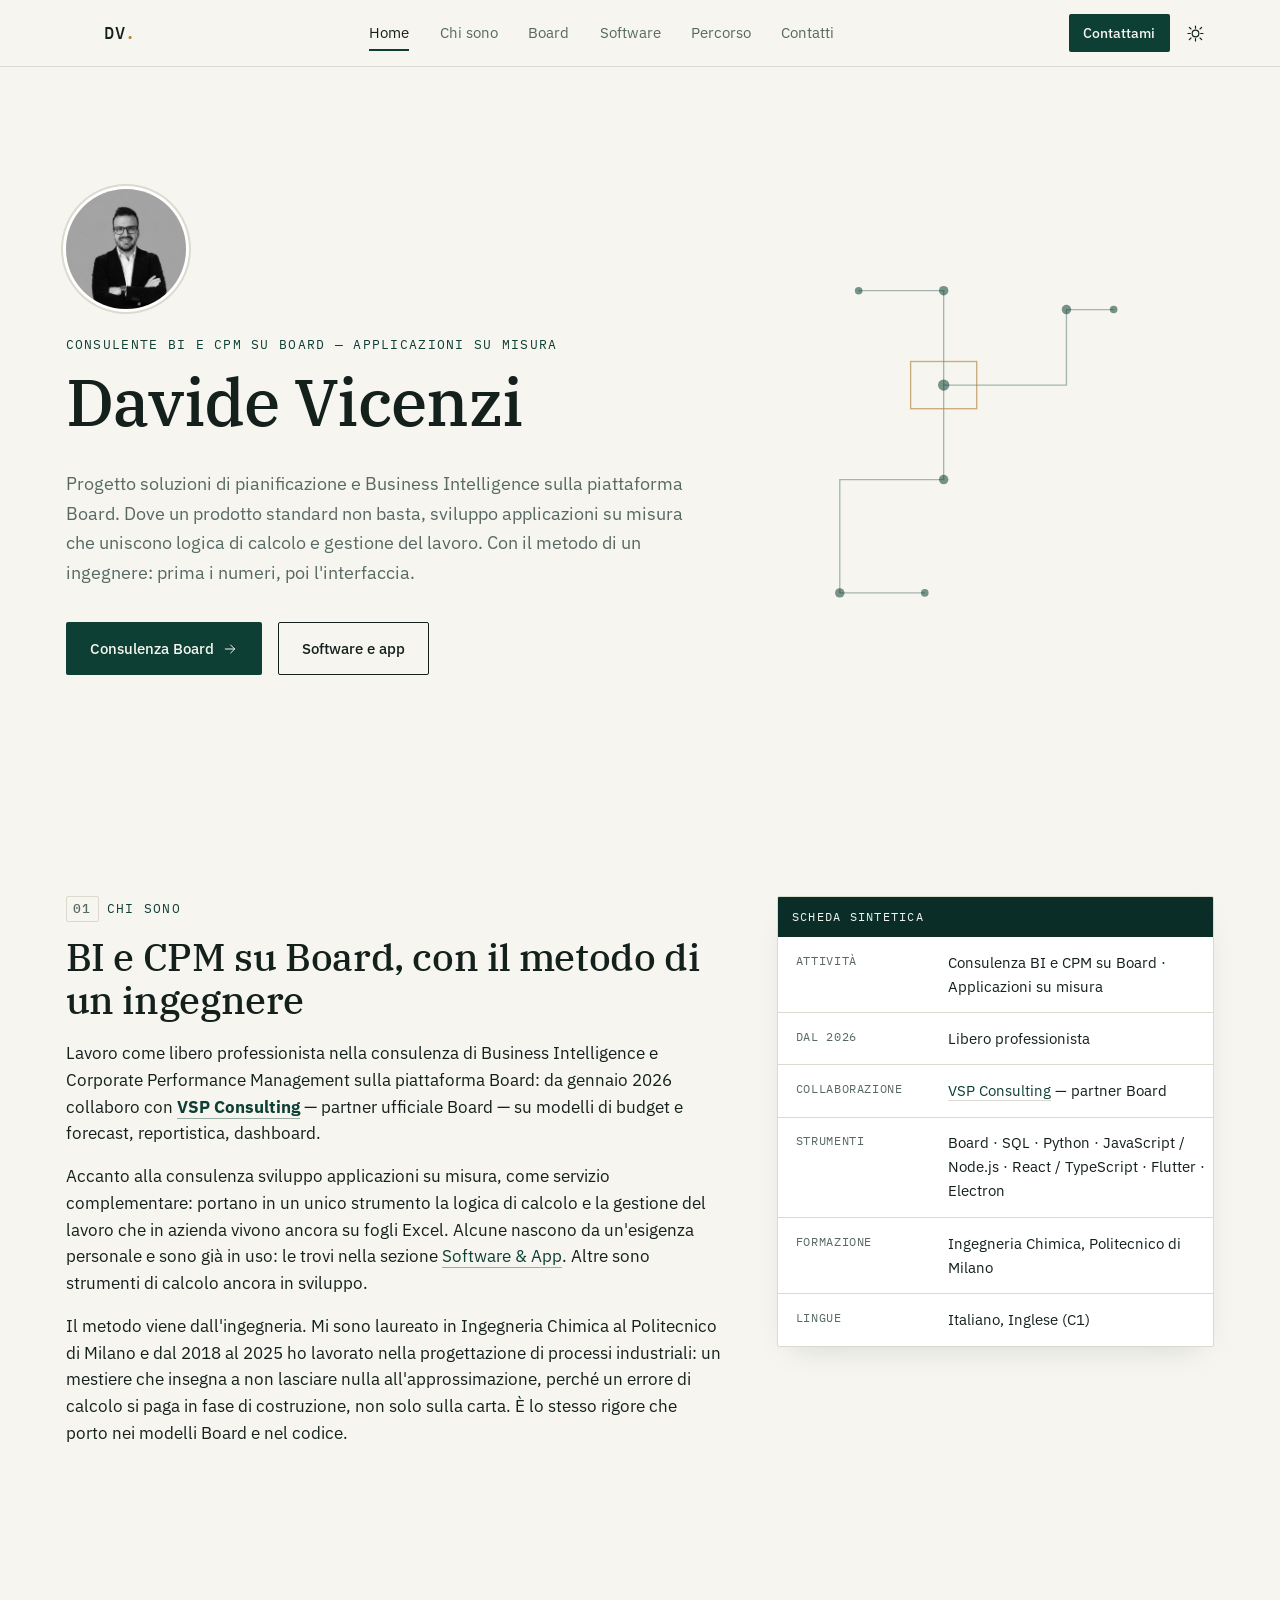
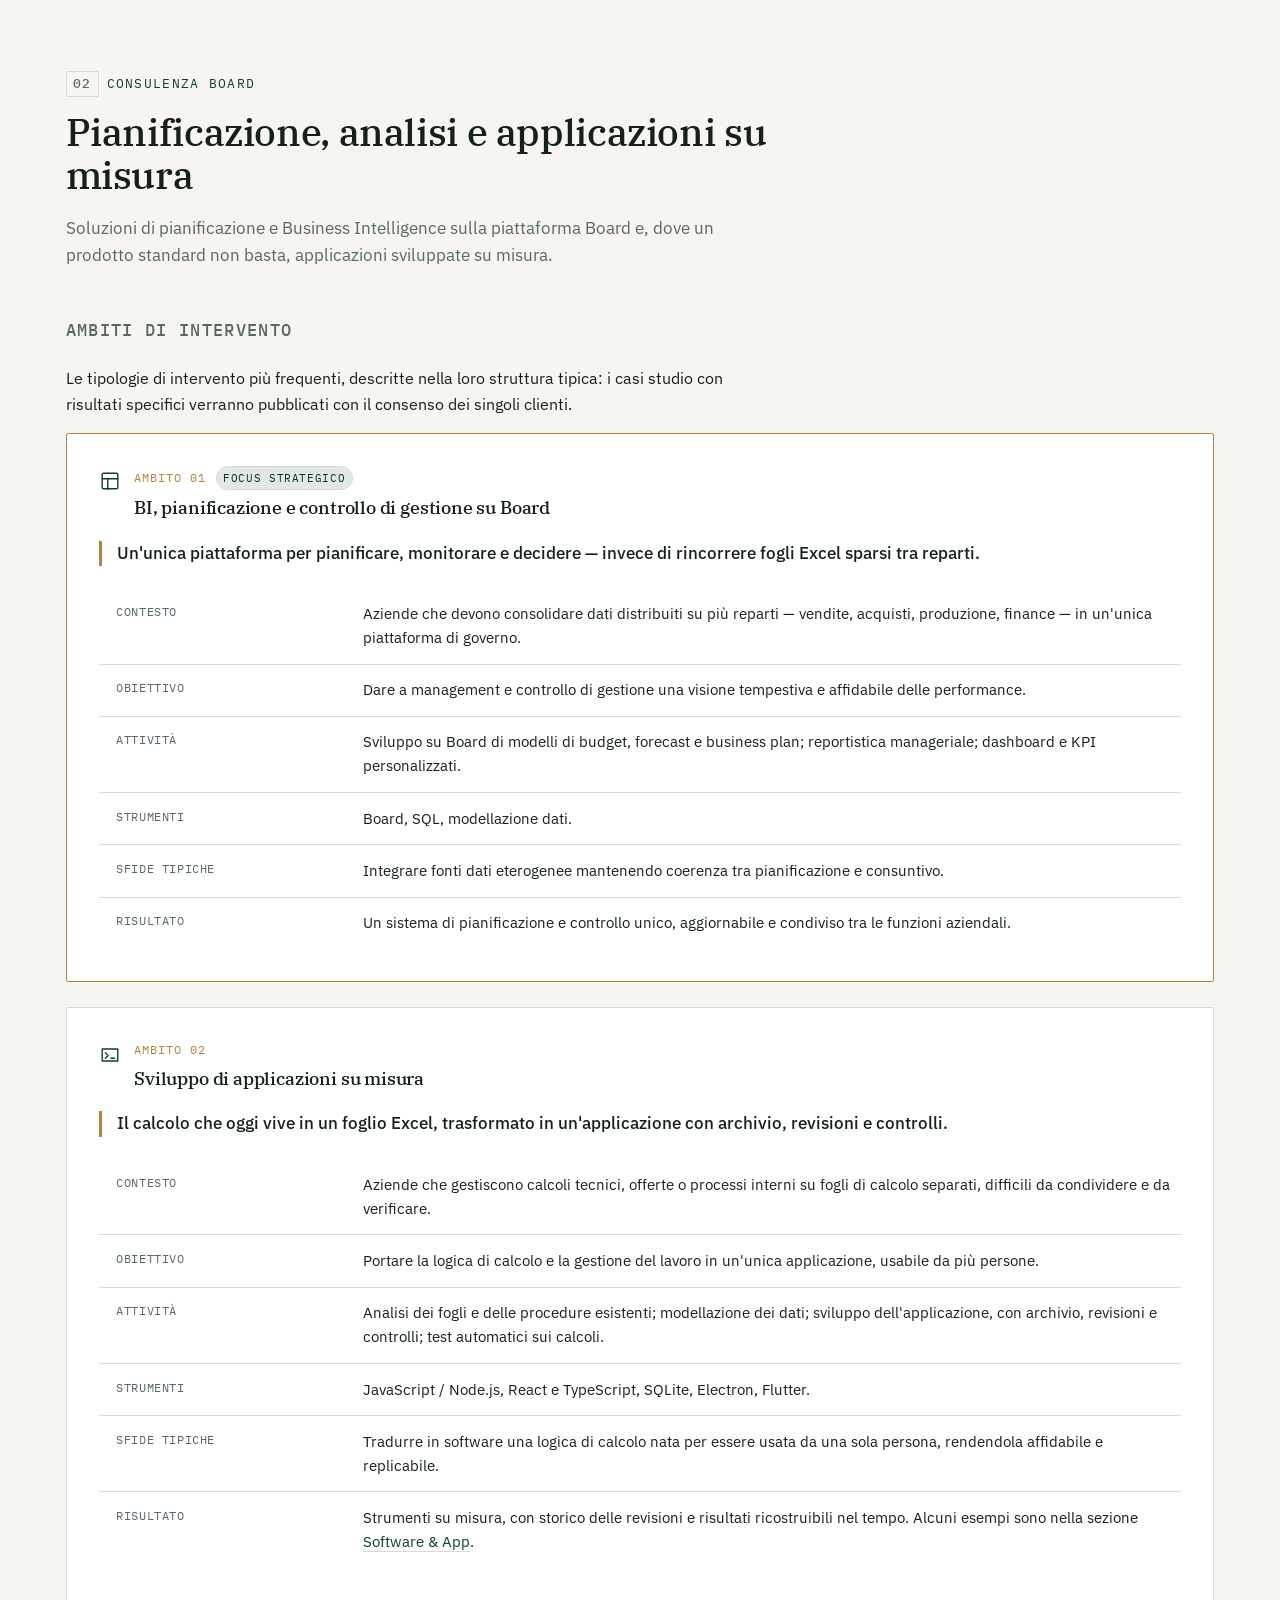
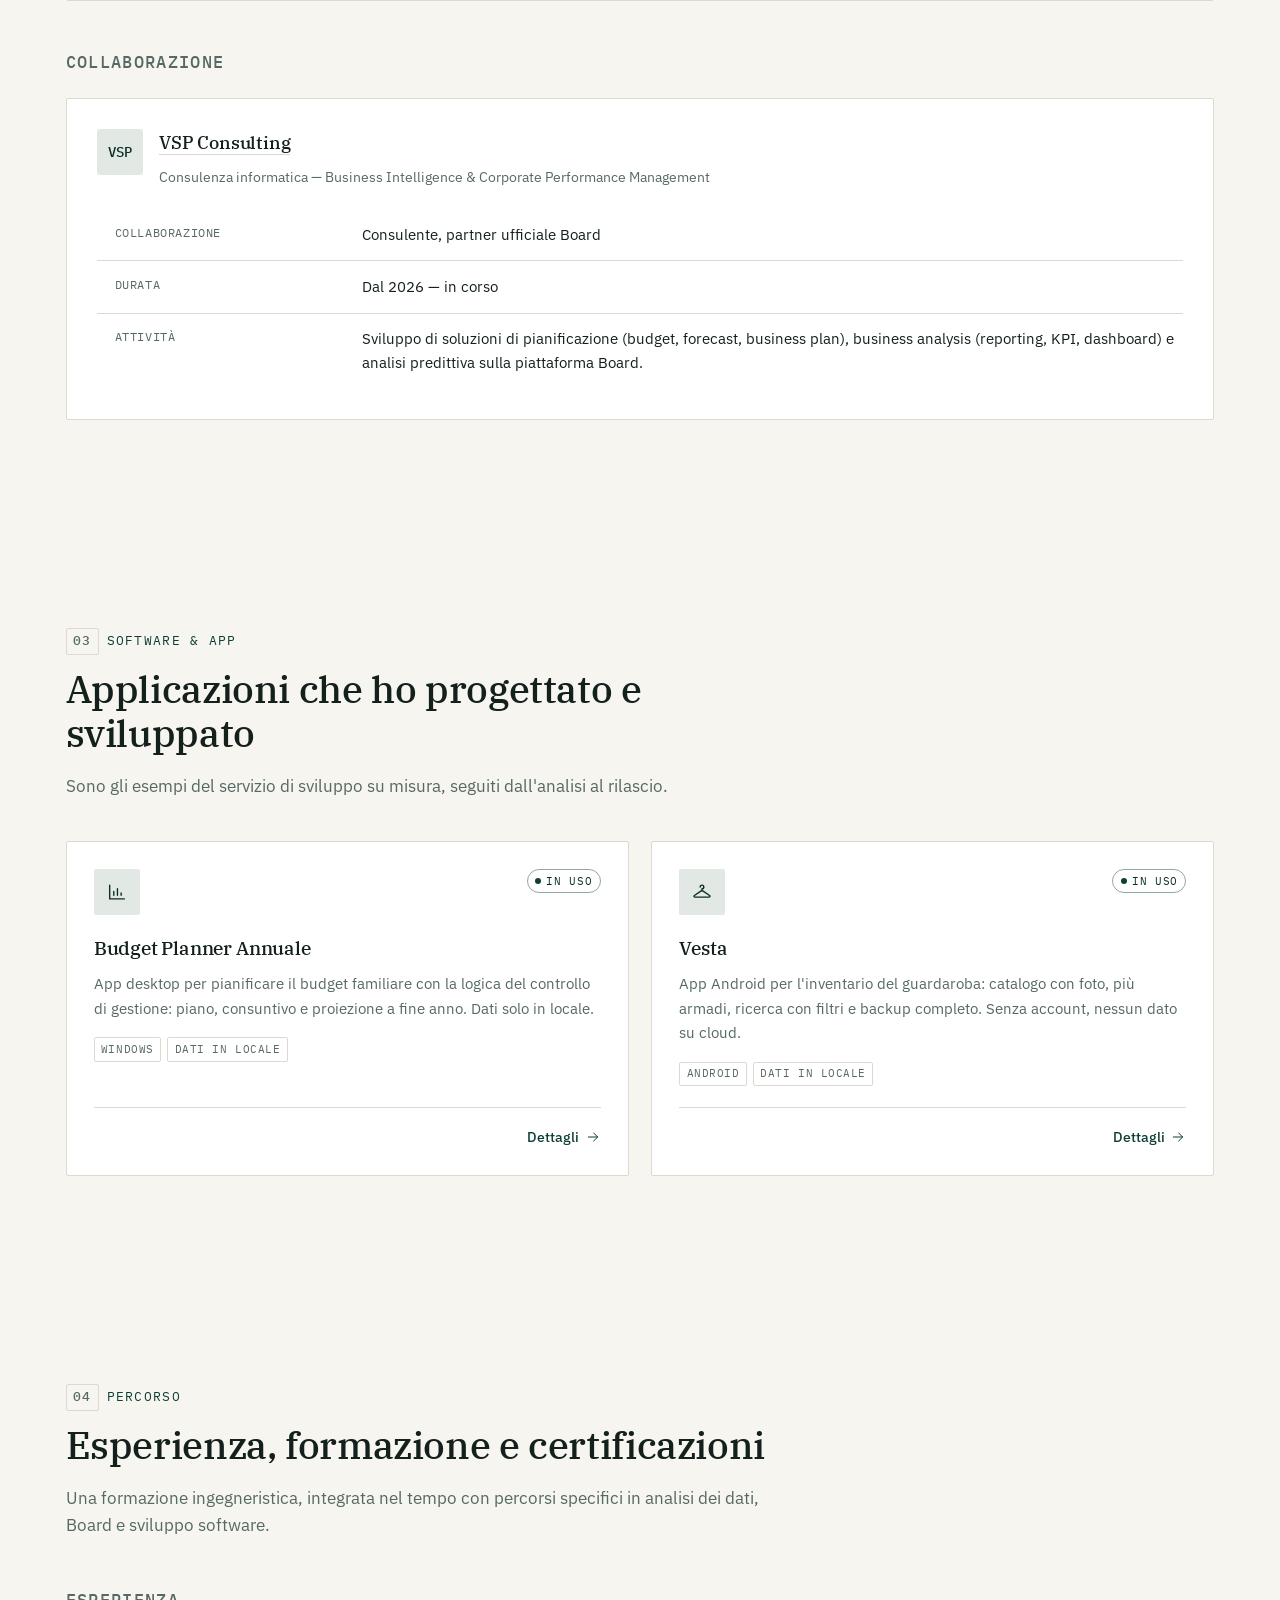
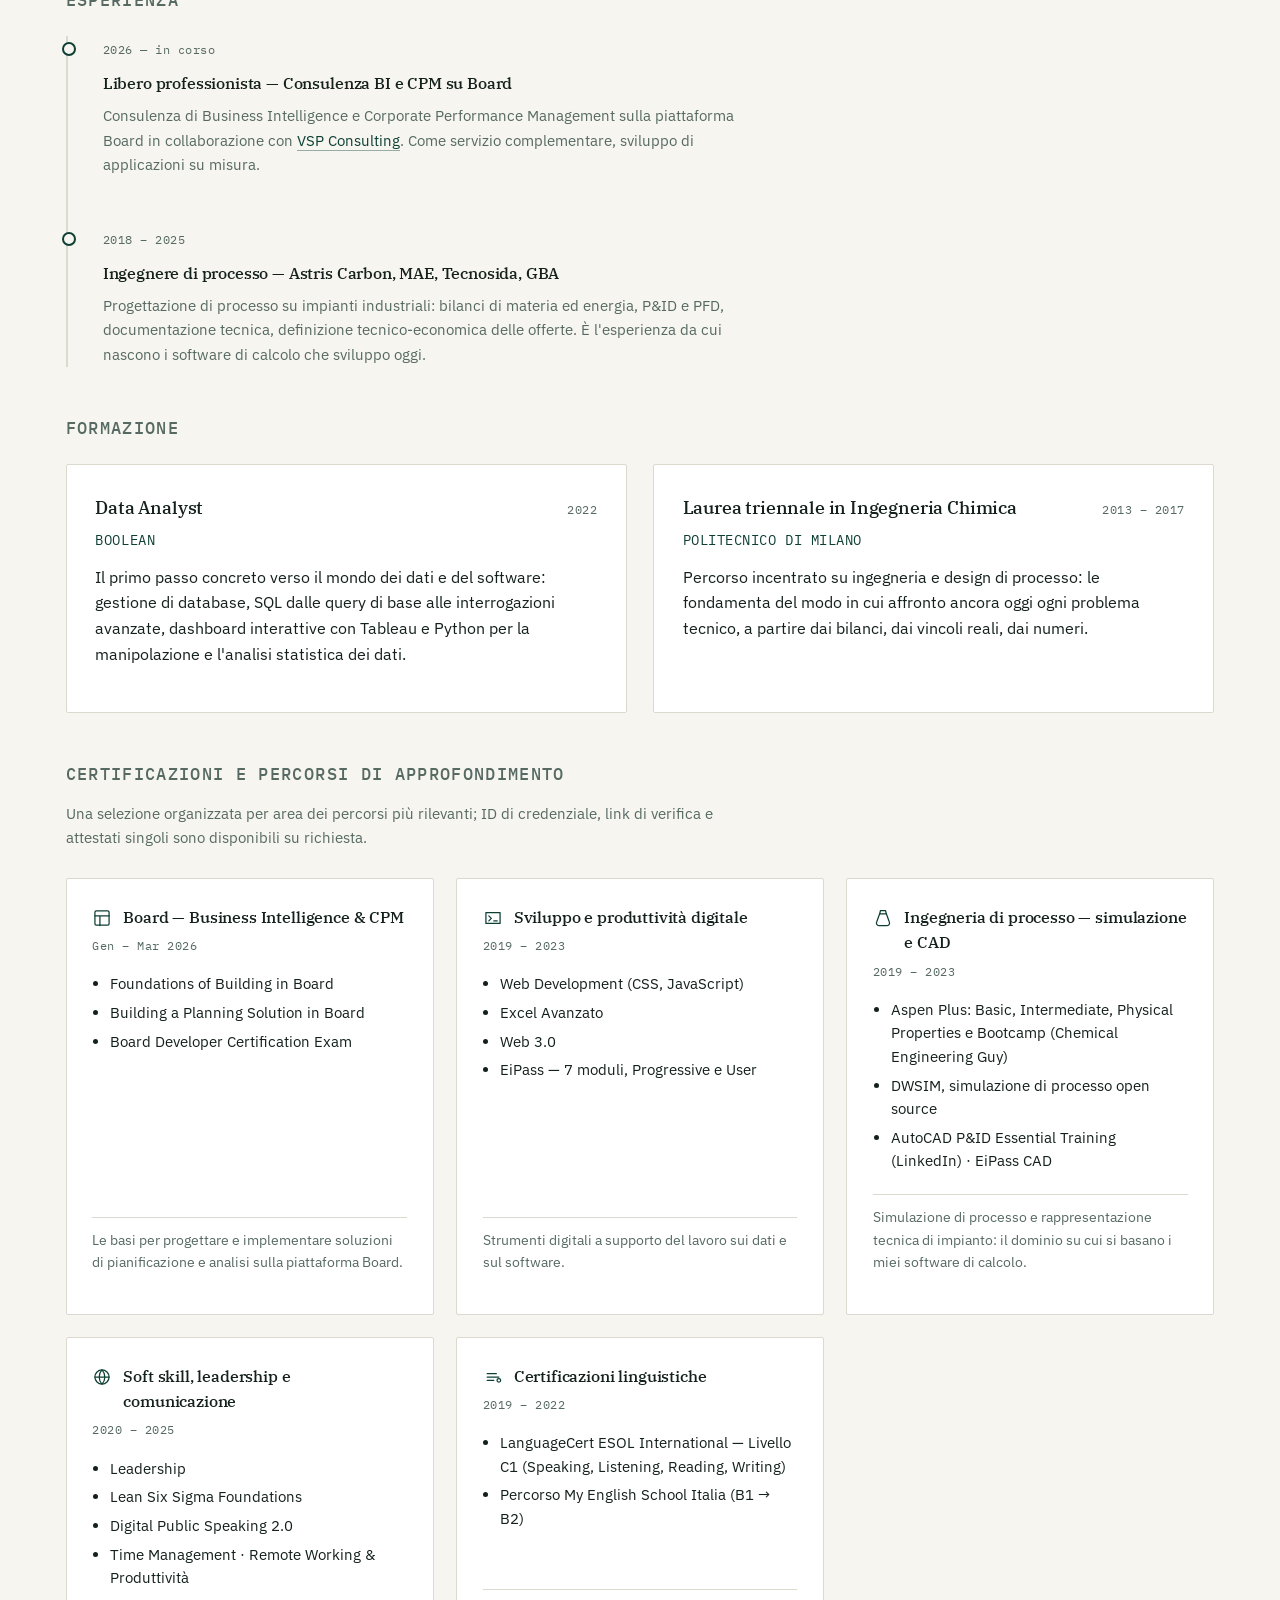
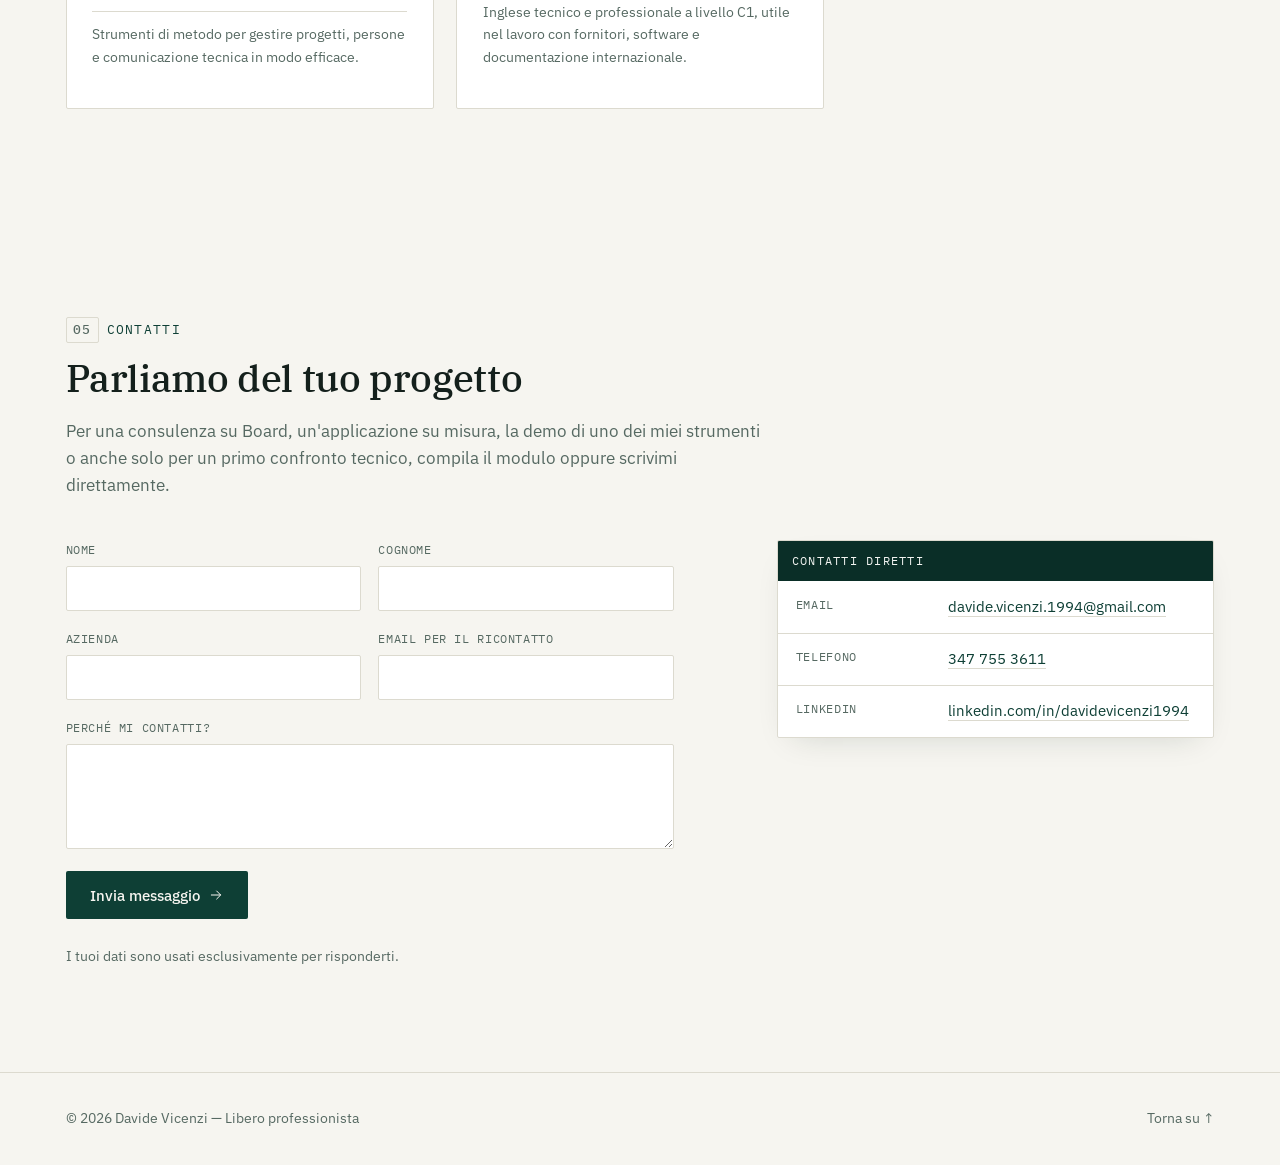
<file: index.html>
<!DOCTYPE html>
<html lang="it">
<head>
<meta charset="UTF-8">
<meta name="viewport" content="width=device-width, initial-scale=1.0">
<title>Davide Vicenzi — Consulenza BI e CPM su Board e applicazioni su misura</title>
<meta name="description" content="Consulenza di Business Intelligence e Corporate Performance Management su Board. Come servizio complementare, applicazioni su misura per calcolo e gestione.">

<!-- Open Graph / LinkedIn — l'immagine og-image.png va caricata nella root del repository GitHub -->
<meta property="og:type"        content="website">
<meta property="og:url"         content="https://davide-vicenzi.github.io/">
<meta property="og:title"       content="Davide Vicenzi — Consulenza BI e CPM su Board e applicazioni su misura">
<meta property="og:description" content="Consulenza di Business Intelligence e Corporate Performance Management su Board. Come servizio complementare, applicazioni su misura per calcolo e gestione.">
<meta property="og:image"       content="https://davide-vicenzi.github.io/og-image.png">
<meta property="og:locale"      content="it_IT">

<!-- Twitter / X Card -->
<meta name="twitter:card"        content="summary_large_image">
<meta name="twitter:title"       content="Davide Vicenzi — Consulenza BI e CPM su Board e applicazioni su misura">
<meta name="twitter:description" content="Consulenza di Business Intelligence e Corporate Performance Management su Board. Come servizio complementare, applicazioni su misura per calcolo e gestione.">
<meta name="twitter:image"       content="https://davide-vicenzi.github.io/og-image.png">

<!-- Favicon -->
<link rel="icon"             type="image/svg+xml" href="favicon.svg">
<link rel="alternate icon"   type="image/x-icon"  href="favicon.ico">
<link rel="apple-touch-icon" sizes="180x180"       href="apple-touch-icon.png">

<!-- SEO -->
<link rel="canonical" href="https://davide-vicenzi.github.io/">
<meta name="author" content="Davide Vicenzi">

<!-- Dati strutturati schema.org: titolare del sito -->
<script type="application/ld+json">
{
  "@context": "https://schema.org",
  "@type": "Person",
  "@id": "https://davide-vicenzi.github.io/#davide-vicenzi",
  "name": "Davide Vicenzi",
  "jobTitle": "Consulente BI e CPM su Board",
  "description": "Consulenza di Business Intelligence e Corporate Performance Management su Board. Come servizio complementare, applicazioni su misura per calcolo e gestione.",
  "url": "https://davide-vicenzi.github.io/",
  "image": "https://davide-vicenzi.github.io/foto-profilo.jpg",
  "sameAs": [
    "https://www.linkedin.com/in/davidevicenzi1994/",
    "https://github.com/Davide-Vicenzi"
  ],
  "alumniOf": [
    {
      "@type": "CollegeOrUniversity",
      "name": "Politecnico di Milano"
    },
    {
      "@type": "EducationalOrganization",
      "name": "Boolean"
    }
  ],
  "hasCredential": [
    {
      "@type": "EducationalOccupationalCredential",
      "name": "Laurea triennale in Ingegneria Chimica",
      "credentialCategory": "degree",
      "educationalLevel": "Laurea triennale",
      "recognizedBy": {
        "@type": "CollegeOrUniversity",
        "name": "Politecnico di Milano"
      }
    },
    {
      "@type": "EducationalOccupationalCredential",
      "name": "Board Developer Certification Exam",
      "credentialCategory": "certification"
    }
  ],
  "knowsLanguage": [
    {
      "@type": "Language",
      "name": "Italiano",
      "alternateName": "it"
    },
    {
      "@type": "Language",
      "name": "Inglese",
      "alternateName": "en"
    }
  ],
  "knowsAbout": [
    "Business Intelligence",
    "Corporate Performance Management",
    "Piattaforma Board",
    "Pianificazione e controllo di gestione",
    "Budget, forecast e business plan",
    "Reportistica, dashboard e KPI",
    "Modellazione dati",
    "SQL",
    "Sviluppo di applicazioni su misura"
  ]
}
</script>

<!-- Mobile browser chrome -->
<meta name="theme-color" content="#0E3F35">

<link rel="preconnect" href="https://fonts.googleapis.com">
<link rel="preconnect" href="https://fonts.gstatic.com" crossorigin>
<link href="https://fonts.googleapis.com/css2?family=IBM+Plex+Serif:wght@400;500;600&family=IBM+Plex+Sans:wght@400;500;600&family=IBM+Plex+Mono:wght@400;500&display=swap" rel="stylesheet">
<link rel="stylesheet" href="style.css">
</head>
<body>

<a class="skip-link" href="#main">Vai al contenuto</a>

<header class="site-header" id="site-header">
  <div class="nav-inner">

    <div class="logo-area">
      <!-- Avatar miniatura: appare quando la hero esce dal viewport -->
      <div class="nav-avatar" id="nav-avatar" aria-hidden="true">
        <img src="foto-profilo.jpg" alt="Davide Vicenzi">
      </div>
      <a href="#home" class="logo" aria-label="Torna alla home">DV<span class="logo-dot">.</span></a>
    </div>

    <nav class="main-nav" id="main-nav" aria-label="Navigazione principale">
      <a href="#home">Home</a>
      <a href="#chi-sono">Chi sono</a>
      <a href="#board">Board</a>
      <a href="#software">Software</a>
      <a href="#percorso">Percorso</a>
      <a href="#contatti">Contatti</a>
    </nav>

    <div class="nav-actions">
      <a href="#contatti" class="btn btn-primary btn-sm btn-nav-cta" aria-label="Contattami">Contattami</a>
      <button id="theme-toggle" class="icon-btn" type="button" aria-label="Attiva tema scuro">
        <svg class="icon icon-sun" viewBox="0 0 24 24" aria-hidden="true"><circle cx="12" cy="12" r="4.2"/><path d="M12 2.5v3M12 18.5v3M4.2 4.2l2.1 2.1M17.7 17.7l2.1 2.1M2.5 12h3M18.5 12h3M4.2 19.8l2.1-2.1M17.7 6.3l2.1-2.1"/></svg>
        <svg class="icon icon-moon" viewBox="0 0 24 24" aria-hidden="true"><path d="M20 14.5A8.5 8.5 0 1 1 9.5 4a7 7 0 0 0 10.5 10.5z"/></svg>
      </button>
      <button id="nav-toggle" class="icon-btn nav-toggle" type="button" aria-label="Apri il menu" aria-expanded="false" aria-controls="main-nav">
        <svg class="icon icon-menu" viewBox="0 0 24 24" aria-hidden="true"><path d="M3.5 6.5h17M3.5 12h17M3.5 17.5h17"/></svg>
        <svg class="icon icon-close" viewBox="0 0 24 24" aria-hidden="true"><path d="M5 5l14 14M19 5L5 19"/></svg>
      </button>
    </div>

  </div>
</header>

<main id="main">

  <!-- ============ 0 — HERO ============ -->
  <section id="home" class="hero">
    <div class="hero-grid">
      <div class="hero-content reveal">

        <!-- Foto profilo -->
        <div class="hero-avatar-wrap">
          <div class="hero-avatar" id="hero-avatar" role="img" aria-label="Foto profilo Davide Vicenzi">
            <img src="foto-profilo.jpg" alt="Davide Vicenzi">
          </div>
        </div>

        <p class="eyebrow">Consulente BI e CPM su Board — Applicazioni su misura</p>
        <h1>Davide Vicenzi</h1>
        <p class="hero-lead">
          Progetto soluzioni di pianificazione e Business Intelligence sulla piattaforma Board. Dove un
          prodotto standard non basta, sviluppo applicazioni su misura che uniscono logica di calcolo e
          gestione del lavoro. Con il metodo di un ingegnere: prima i numeri, poi l'interfaccia.
        </p>
        <div class="hero-cta">
          <a class="btn btn-primary" href="#board">
            Consulenza Board
            <svg class="icon icon-arrow" viewBox="0 0 24 24" aria-hidden="true"><path d="M5 12h14M13 6l6 6-6 6"/></svg>
          </a>
          <a class="btn btn-outline" href="#software">Software e app</a>
        </div>
      </div>

      <div class="hero-diagram" aria-hidden="true">
        <svg viewBox="0 0 360 420" class="diagram-svg">
          <g class="diagram-lines">
            <path d="M40 380 V 260 H 150 V 160"/>
            <path d="M150 160 H 280 V 80"/>
            <path d="M150 160 V 60 H 60"/>
            <path d="M280 80 H 330"/>
            <path d="M40 380 H 130"/>
          </g>
          <g class="diagram-nodes">
            <circle cx="40" cy="380" r="5"/>
            <circle cx="150" cy="260" r="5"/>
            <circle cx="150" cy="160" r="6"/>
            <circle cx="150" cy="60" r="5"/>
            <circle cx="60" cy="60" r="4"/>
            <circle cx="280" cy="80" r="5"/>
            <circle cx="330" cy="80" r="4"/>
            <circle cx="130" cy="380" r="4"/>
          </g>
          <rect class="diagram-box" x="115" y="135" width="70" height="50"/>
        </svg>
      </div>
    </div>
  </section>

  <!-- ============ 01 — CHI SONO ============ -->
  <section id="chi-sono" class="section chi-sono-section">
    <div class="section-inner two-col">
      <div class="col-main reveal">
        <p class="eyebrow"><span class="eyebrow-num">01</span> Chi sono</p>
        <h2>BI e CPM su Board, con il metodo di un ingegnere</h2>

        <div class="prose">
          <p>
            Lavoro come libero professionista nella consulenza di Business Intelligence e Corporate
            Performance Management sulla piattaforma Board: da gennaio 2026 collaboro con
            <a href="https://www.vspconsulting.it/" target="_blank" rel="noopener" class="inline-link"><strong>VSP Consulting</strong></a>
            — partner ufficiale Board — su modelli di budget e forecast, reportistica, dashboard.
          </p>
          <p>
            Accanto alla consulenza sviluppo applicazioni su misura, come servizio complementare: portano
            in un unico strumento la logica di calcolo e la gestione del lavoro che in azienda vivono
            ancora su fogli Excel. Alcune nascono da un'esigenza personale e sono già in uso: le trovi
            nella sezione <a href="#software" class="inline-link">Software &amp; App</a>. Altre sono
            strumenti di calcolo ancora in sviluppo.
          </p>
          <p>
            Il metodo viene dall'ingegneria. Mi sono laureato in Ingegneria Chimica al Politecnico di
            Milano e dal 2018 al 2025 ho lavorato nella progettazione di processi industriali: un mestiere
            che insegna a non lasciare nulla all'approssimazione, perché un errore di calcolo si paga in
            fase di costruzione, non solo sulla carta. È lo stesso rigore che porto nei modelli Board e
            nel codice.
          </p>
        </div>
      </div>

      <aside class="col-side reveal">
        <div class="spec-sheet">
          <div class="spec-sheet-head">Scheda sintetica</div>
          <dl class="fact-list">
            <div class="fact-row">
              <dt>Attività</dt>
              <dd>Consulenza BI e CPM su Board · Applicazioni su misura</dd>
            </div>
            <div class="fact-row">
              <dt>Dal 2026</dt>
              <dd>Libero professionista</dd>
            </div>
            <div class="fact-row">
              <dt>Collaborazione</dt>
              <dd>
                <a href="https://www.vspconsulting.it/" target="_blank" rel="noopener" class="inline-link">VSP Consulting</a>
                — partner Board
              </dd>
            </div>
            <div class="fact-row">
              <dt>Strumenti</dt>
              <dd>Board · SQL · Python · JavaScript / Node.js · React / TypeScript · Flutter · Electron</dd>
            </div>
            <div class="fact-row">
              <dt>Formazione</dt>
              <dd>Ingegneria Chimica, Politecnico di Milano</dd>
            </div>
            <div class="fact-row">
              <dt>Lingue</dt>
              <dd>Italiano, Inglese (C1)</dd>
            </div>
          </dl>
        </div>
      </aside>
    </div>
  </section>

  <!-- ============ 02 — CONSULENZA BOARD ============ -->
  <section id="board" class="section board-section">
    <div class="section-inner">
      <header class="section-head reveal">
        <p class="eyebrow"><span class="eyebrow-num">02</span> Consulenza Board</p>
        <h2>Pianificazione, analisi e applicazioni su misura</h2>
        <p class="section-lead">
          Soluzioni di pianificazione e Business Intelligence sulla piattaforma Board e, dove un prodotto
          standard non basta, applicazioni sviluppate su misura.
        </p>
      </header>

      <h3 class="subhead reveal">Ambiti di intervento</h3>
      <p class="prose reveal">
        Le tipologie di intervento più frequenti, descritte nella loro struttura tipica: i casi studio con
        risultati specifici verranno pubblicati con il consenso dei singoli clienti.
      </p>

      <div class="case-grid reveal">

        <article class="case-card case-card-featured">
          <div class="case-card-head">
            <svg class="icon" viewBox="0 0 24 24" aria-hidden="true"><rect x="3.5" y="3.5" width="17" height="17" rx="1.5"/><path d="M3.5 9.5h17M9.5 9.5V21"/></svg>
            <div>
              <p class="case-tag"><span class="case-tag-num">Ambito 01</span> <span class="case-badge">Focus strategico</span></p>
              <h4>BI, pianificazione e controllo di gestione su Board</h4>
            </div>
          </div>
          <p class="case-promise">Un'unica piattaforma per pianificare, monitorare e decidere — invece di rincorrere fogli Excel sparsi tra reparti.</p>
          <dl class="fact-list fact-list-case">
            <div class="fact-row"><dt>Contesto</dt><dd>Aziende che devono consolidare dati distribuiti su più reparti — vendite, acquisti, produzione, finance — in un'unica piattaforma di governo.</dd></div>
            <div class="fact-row"><dt>Obiettivo</dt><dd>Dare a management e controllo di gestione una visione tempestiva e affidabile delle performance.</dd></div>
            <div class="fact-row"><dt>Attività</dt><dd>Sviluppo su Board di modelli di budget, forecast e business plan; reportistica manageriale; dashboard e KPI personalizzati.</dd></div>
            <div class="fact-row"><dt>Strumenti</dt><dd>Board, SQL, modellazione dati.</dd></div>
            <div class="fact-row"><dt>Sfide tipiche</dt><dd>Integrare fonti dati eterogenee mantenendo coerenza tra pianificazione e consuntivo.</dd></div>
            <div class="fact-row"><dt>Risultato</dt><dd>Un sistema di pianificazione e controllo unico, aggiornabile e condiviso tra le funzioni aziendali.</dd></div>
          </dl>
        </article>

        <article class="case-card">
          <div class="case-card-head">
            <svg class="icon" viewBox="0 0 24 24" aria-hidden="true"><path d="M3.5 5.5h17v13h-17z"/><path d="M7 9.5l3 3-3 3M13 15.5h4"/></svg>
            <div>
              <p class="case-tag"><span class="case-tag-num">Ambito 02</span></p>
              <h4>Sviluppo di applicazioni su misura</h4>
            </div>
          </div>
          <p class="case-promise">Il calcolo che oggi vive in un foglio Excel, trasformato in un'applicazione con archivio, revisioni e controlli.</p>
          <dl class="fact-list fact-list-case">
            <div class="fact-row"><dt>Contesto</dt><dd>Aziende che gestiscono calcoli tecnici, offerte o processi interni su fogli di calcolo separati, difficili da condividere e da verificare.</dd></div>
            <div class="fact-row"><dt>Obiettivo</dt><dd>Portare la logica di calcolo e la gestione del lavoro in un'unica applicazione, usabile da più persone.</dd></div>
            <div class="fact-row"><dt>Attività</dt><dd>Analisi dei fogli e delle procedure esistenti; modellazione dei dati; sviluppo dell'applicazione, con archivio, revisioni e controlli; test automatici sui calcoli.</dd></div>
            <div class="fact-row"><dt>Strumenti</dt><dd>JavaScript / Node.js, React e TypeScript, SQLite, Electron, Flutter.</dd></div>
            <div class="fact-row"><dt>Sfide tipiche</dt><dd>Tradurre in software una logica di calcolo nata per essere usata da una sola persona, rendendola affidabile e replicabile.</dd></div>
            <div class="fact-row"><dt>Risultato</dt><dd>Strumenti su misura, con storico delle revisioni e risultati ricostruibili nel tempo. Alcuni esempi sono nella sezione <a href="#software">Software &amp; App</a>.</dd></div>
          </dl>
        </article>

      </div>

      <h3 class="subhead reveal">Collaborazione</h3>
      <article class="client-card reveal">
        <div class="client-card-top">
          <span class="client-mark">VSP</span>
          <div>
            <h4>
              <a href="https://www.vspconsulting.it/" target="_blank" rel="noopener" class="client-name-link">VSP Consulting</a>
            </h4>
            <p class="client-sector">Consulenza informatica — Business Intelligence &amp; Corporate Performance Management</p>
          </div>
        </div>
        <dl class="fact-list fact-list-case">
          <div class="fact-row"><dt>Collaborazione</dt><dd>Consulente, partner ufficiale Board</dd></div>
          <div class="fact-row"><dt>Durata</dt><dd>Dal 2026 — in corso</dd></div>
          <div class="fact-row"><dt>Attività</dt><dd>Sviluppo di soluzioni di pianificazione (budget, forecast, business plan), business analysis (reporting, KPI, dashboard) e analisi predittiva sulla piattaforma Board.</dd></div>
        </dl>
      </article>
    </div>
  </section>

  <!-- ============ 03 — SOFTWARE & APP ============
       Stati di una card (badge + azione principale):
         status-dev        "In sviluppo"   → "Avvisami al rilascio"  (#contatti)
         status-demo       "Su richiesta"  → "Richiedi una demo"     (#contatti)
         status-available  "Disponibile"   → "Scarica" verso
                           https://github.com/Davide-Vicenzi/<progetto>-releases/releases/latest
         status-inuse      "In uso"        → nessuna azione principale: resta solo "Dettagli"
       Il link releases/latest punta sempre all'ultima versione: non va aggiornato a ogni release.
  ================================================= -->
  <section id="software" class="section software-section">
    <div class="section-inner">
      <header class="section-head reveal">
        <p class="eyebrow"><span class="eyebrow-num">03</span> Software &amp; App</p>
        <h2>Applicazioni che ho progettato e sviluppato</h2>
        <p class="section-lead">
          Sono gli esempi del servizio di sviluppo su misura, seguiti dall'analisi al rilascio.
        </p>
      </header>

      <div class="project-grid reveal">

        <article class="project-card">
          <div class="project-card-head">
            <span class="project-icon"><svg class="icon" viewBox="0 0 24 24" aria-hidden="true"><path d="M4 4.5v15h16"/><path d="M8.5 15.5v-4M12.5 15.5v-7M16.5 15.5v-2.5"/></svg></span>
            <span class="status-badge status-inuse">In uso</span>
          </div>
          <h4><a href="software/budget-planner.html">Budget Planner Annuale</a></h4>
          <p class="project-promise">App desktop per pianificare il budget familiare con la logica del controllo di gestione: piano, consuntivo e proiezione a fine anno. Dati solo in locale.</p>
          <ul class="platform-tags">
            <li class="platform-tag">Windows</li>
            <li class="platform-tag">Dati in locale</li>
          </ul>
          <div class="project-actions">
            <a class="text-link" href="software/budget-planner.html">Dettagli <svg class="icon icon-arrow" viewBox="0 0 24 24" aria-hidden="true"><path d="M5 12h14M13 6l6 6-6 6"/></svg></a>
          </div>
        </article>

        <article class="project-card">
          <div class="project-card-head">
            <span class="project-icon"><svg class="icon" viewBox="0 0 24 24" aria-hidden="true"><path d="M10 6.5a2 2 0 1 1 2 2v1.7"/><path d="M12 10.2l8.3 5.6a1 1 0 0 1-.6 1.8H4.3a1 1 0 0 1-.6-1.8L12 10.2Z"/></svg></span>
            <span class="status-badge status-inuse">In uso</span>
          </div>
          <h4><a href="software/vesta.html">Vesta</a></h4>
          <p class="project-promise">App Android per l'inventario del guardaroba: catalogo con foto, più armadi, ricerca con filtri e backup completo. Senza account, nessun dato su cloud.</p>
          <ul class="platform-tags">
            <li class="platform-tag">Android</li>
            <li class="platform-tag">Dati in locale</li>
          </ul>
          <div class="project-actions">
            <a class="text-link" href="software/vesta.html">Dettagli <svg class="icon icon-arrow" viewBox="0 0 24 24" aria-hidden="true"><path d="M5 12h14M13 6l6 6-6 6"/></svg></a>
          </div>
        </article>

      </div>
    </div>
  </section>

  <!-- ============ 04 — PERCORSO ============ -->
  <section id="percorso" class="section percorso-section">
    <div class="section-inner">
      <header class="section-head reveal">
        <p class="eyebrow"><span class="eyebrow-num">04</span> Percorso</p>
        <h2>Esperienza, formazione e certificazioni</h2>
        <p class="section-lead">
          Una formazione ingegneristica, integrata nel tempo con percorsi specifici in analisi dei dati,
          Board e sviluppo software.
        </p>
      </header>

      <h3 class="subhead reveal">Esperienza</h3>
      <div class="timeline reveal">

        <div class="timeline-item">
          <span class="tag-mono">2026 — in corso</span>
          <h4>Libero professionista — Consulenza BI e CPM su Board</h4>
          <p>
            Consulenza di Business Intelligence e Corporate Performance Management sulla piattaforma Board
            in collaborazione con <a href="https://www.vspconsulting.it/" target="_blank" rel="noopener" class="inline-link">VSP Consulting</a>.
            Come servizio complementare, sviluppo di applicazioni su misura.
          </p>
        </div>

        <div class="timeline-item">
          <span class="tag-mono">2018 – 2025</span>
          <h4>Ingegnere di processo — Astris Carbon, MAE, Tecnosida, GBA</h4>
          <p>
            Progettazione di processo su impianti industriali: bilanci di materia ed energia, P&amp;ID e
            PFD, documentazione tecnica, definizione tecnico-economica delle offerte. È l'esperienza da
            cui nascono i software di calcolo che sviluppo oggi.
          </p>
        </div>

      </div>

      <h3 class="subhead reveal">Formazione</h3>
      <div class="edu-grid reveal">
        <article class="edu-card">
          <div class="edu-card-top">
            <h4>Data Analyst</h4>
            <span class="tag-mono">2022</span>
          </div>
          <p class="edu-card-org">Boolean</p>
          <p>
            Il primo passo concreto verso il mondo dei dati e del software: gestione di database, SQL dalle
            query di base alle interrogazioni avanzate, dashboard interattive con Tableau e Python per la
            manipolazione e l'analisi statistica dei dati.
          </p>
        </article>

        <article class="edu-card">
          <div class="edu-card-top">
            <h4>Laurea triennale in Ingegneria Chimica</h4>
            <span class="tag-mono">2013 – 2017</span>
          </div>
          <p class="edu-card-org">Politecnico di Milano</p>
          <p>
            Percorso incentrato su ingegneria e design di processo: le fondamenta del modo in cui affronto
            ancora oggi ogni problema tecnico, a partire dai bilanci, dai vincoli reali, dai numeri.
          </p>
        </article>
      </div>

      <h3 class="subhead reveal">Certificazioni e percorsi di approfondimento</h3>
      <p class="muted-note reveal">
        Una selezione organizzata per area dei percorsi più rilevanti; ID di credenziale, link di verifica e
        attestati singoli sono disponibili su richiesta.
      </p>

      <div class="cert-grid reveal">

        <article class="cert-card">
          <div class="cert-card-head">
            <svg class="icon" viewBox="0 0 24 24" aria-hidden="true"><rect x="3.5" y="3.5" width="17" height="17" rx="1.5"/><path d="M3.5 9.5h17M9.5 9.5V21"/></svg>
            <h4>Board — Business Intelligence &amp; CPM</h4>
          </div>
          <span class="tag-mono">Gen – Mar 2026</span>
          <ul>
            <li>Foundations of Building in Board</li>
            <li>Building a Planning Solution in Board</li>
            <li>Board Developer Certification Exam</li>
          </ul>
          <p class="cert-value">Le basi per progettare e implementare soluzioni di pianificazione e analisi sulla piattaforma Board.</p>
        </article>

        <article class="cert-card">
          <div class="cert-card-head">
            <svg class="icon" viewBox="0 0 24 24" aria-hidden="true"><path d="M3.5 5.5h17v13h-17z"/><path d="M7 9.5l3 3-3 3M13 15.5h4"/></svg>
            <h4>Sviluppo e produttività digitale</h4>
          </div>
          <span class="tag-mono">2019 – 2023</span>
          <ul>
            <li>Web Development (CSS, JavaScript)</li>
            <li>Excel Avanzato</li>
            <li>Web 3.0</li>
            <li>EiPass — 7 moduli, Progressive e User</li>
          </ul>
          <p class="cert-value">Strumenti digitali a supporto del lavoro sui dati e sul software.</p>
        </article>

        <article class="cert-card">
          <div class="cert-card-head">
            <svg class="icon" viewBox="0 0 24 24" aria-hidden="true"><path d="M9 3h6l1 4H8l1-4Z"/><path d="M8 7l-3.5 9.5A3 3 0 0 0 7.3 21h9.4a3 3 0 0 0 2.8-4.5L16 7"/></svg>
            <h4>Ingegneria di processo — simulazione e CAD</h4>
          </div>
          <span class="tag-mono">2019 – 2023</span>
          <ul>
            <li>Aspen Plus: Basic, Intermediate, Physical Properties e Bootcamp (Chemical Engineering Guy)</li>
            <li>DWSIM, simulazione di processo open source</li>
            <li>AutoCAD P&amp;ID Essential Training (LinkedIn) · EiPass CAD</li>
          </ul>
          <p class="cert-value">Simulazione di processo e rappresentazione tecnica di impianto: il dominio su cui si basano i miei software di calcolo.</p>
        </article>

        <article class="cert-card">
          <div class="cert-card-head">
            <svg class="icon" viewBox="0 0 24 24" aria-hidden="true"><circle cx="12" cy="12" r="8.5"/><path d="M3.5 12h17M12 3.5c2.2 2.3 3.4 5.4 3.4 8.5s-1.2 6.2-3.4 8.5c-2.2-2.3-3.4-5.4-3.4-8.5S9.8 5.8 12 3.5Z"/></svg>
            <h4>Soft skill, leadership e comunicazione</h4>
          </div>
          <span class="tag-mono">2020 – 2025</span>
          <ul>
            <li>Leadership</li>
            <li>Lean Six Sigma Foundations</li>
            <li>Digital Public Speaking 2.0</li>
            <li>Time Management · Remote Working &amp; Produttività</li>
          </ul>
          <p class="cert-value">Strumenti di metodo per gestire progetti, persone e comunicazione tecnica in modo efficace.</p>
        </article>

        <article class="cert-card">
          <div class="cert-card-head">
            <svg class="icon" viewBox="0 0 24 24" aria-hidden="true"><path d="M5 8h11M5 12h14M5 16h8"/><circle cx="19" cy="16" r="2.2"/></svg>
            <h4>Certificazioni linguistiche</h4>
          </div>
          <span class="tag-mono">2019 – 2022</span>
          <ul>
            <li>LanguageCert ESOL International — Livello C1 (Speaking, Listening, Reading, Writing)</li>
            <li>Percorso My English School Italia (B1 → B2)</li>
          </ul>
          <p class="cert-value">Inglese tecnico e professionale a livello C1, utile nel lavoro con fornitori, software e documentazione internazionale.</p>
        </article>

      </div>
    </div>
  </section>

  <!-- ============ 05 — CONTATTI ============ -->
  <section id="contatti" class="section contatti-section">
    <div class="section-inner">
      <header class="section-head reveal">
        <p class="eyebrow"><span class="eyebrow-num">05</span> Contatti</p>
        <h2>Parliamo del tuo progetto</h2>
        <p class="section-lead">
          Per una consulenza su Board, un'applicazione su misura, la demo di uno dei miei strumenti o anche
          solo per un primo confronto tecnico, compila il modulo oppure scrivimi direttamente.
        </p>
      </header>

      <div class="two-col reveal">
        <div class="col-main">
          <!--
            FORMSPREE: sostituire YOUR_FORM_ID con l'ID ottenuto su formspree.io
            1. Registrarsi su https://formspree.io
            2. Creare un nuovo form e copiare l'ID (es. xpwzabcd)
            3. Sostituire YOUR_FORM_ID nell'attributo data-action qui sotto
          -->
          <form
            id="contact-form"
            class="contact-form"
            data-action="https://formspree.io/f/xojzgqav"
            novalidate
          >
            <!-- Honeypot anti-spam Formspree -->
            <input type="text" name="_gotcha" style="display:none" tabindex="-1" autocomplete="off">

            <div class="form-row form-row-2col">
              <div class="form-field">
                <label for="cf-nome">Nome</label>
                <input type="text" id="cf-nome" name="nome" autocomplete="given-name" required>
              </div>
              <div class="form-field">
                <label for="cf-cognome">Cognome</label>
                <input type="text" id="cf-cognome" name="cognome" autocomplete="family-name" required>
              </div>
            </div>
            <div class="form-row form-row-2col">
              <div class="form-field">
                <label for="cf-azienda">Azienda</label>
                <input type="text" id="cf-azienda" name="azienda" autocomplete="organization">
              </div>
              <div class="form-field">
                <label for="cf-email">Email per il ricontatto</label>
                <input type="email" id="cf-email" name="email" autocomplete="email" required>
              </div>
            </div>
            <div class="form-field">
              <label for="cf-messaggio">Perché mi contatti?</label>
              <textarea id="cf-messaggio" name="messaggio" rows="4" required></textarea>
            </div>

            <button type="submit" class="btn btn-primary" id="form-submit-btn">
              Invia messaggio
              <svg class="icon icon-arrow" viewBox="0 0 24 24" aria-hidden="true"><path d="M5 12h14M13 6l6 6-6 6"/></svg>
            </button>

            <div id="form-feedback" class="form-feedback" aria-live="polite"></div>

            <p class="form-note">
              I tuoi dati sono usati esclusivamente per risponderti.
            </p>
          </form>
        </div>

        <aside class="col-side">
          <div class="spec-sheet">
            <div class="spec-sheet-head">Contatti diretti</div>
            <dl class="fact-list">
              <div class="fact-row">
                <dt>Email</dt>
                <dd><a href="mailto:davide.vicenzi.1994@gmail.com">davide.vicenzi.1994@gmail.com</a></dd>
              </div>
              <div class="fact-row">
                <dt>Telefono</dt>
                <dd><a href="tel:+393477553611">347 755 3611</a></dd>
              </div>
              <div class="fact-row">
                <dt>LinkedIn</dt>
                <dd><a href="https://www.linkedin.com/in/davidevicenzi1994/" target="_blank" rel="noopener">linkedin.com/in/davidevicenzi1994</a></dd>
              </div>
            </dl>
          </div>
        </aside>
      </div>
    </div>
  </section>

</main>

<footer class="site-footer">
  <div class="section-inner footer-inner">
    <span>© 2026 Davide Vicenzi — Libero professionista</span>
    <a href="#home">Torna su ↑</a>
  </div>
</footer>

<script src="script.js"></script>
<!-- Umami Analytics — privacy-first, no cookie, no banner GDPR necessario -->
<script defer src="https://cloud.umami.is/script.js" data-website-id="aee1fbe9-f34b-44ff-8fbf-5df45b9bd2ed"></script>
</body>
</html>
</file>
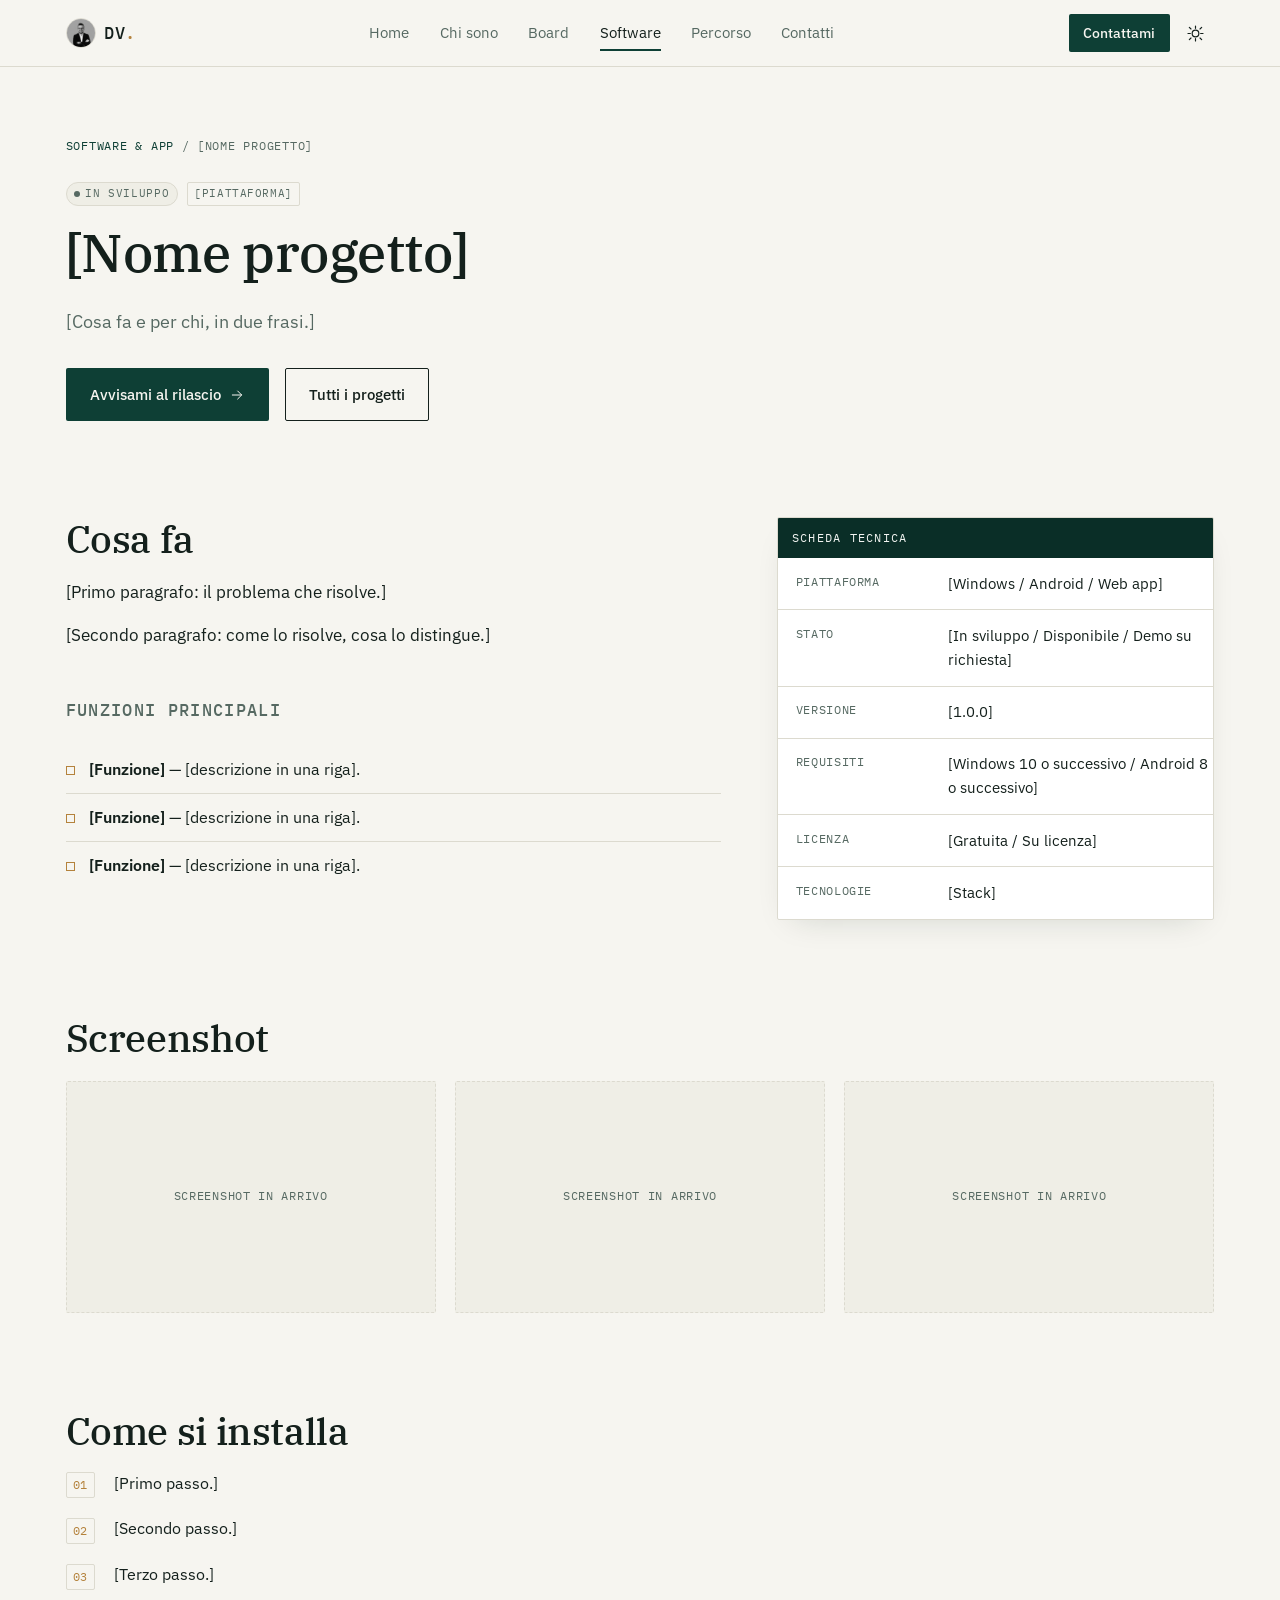
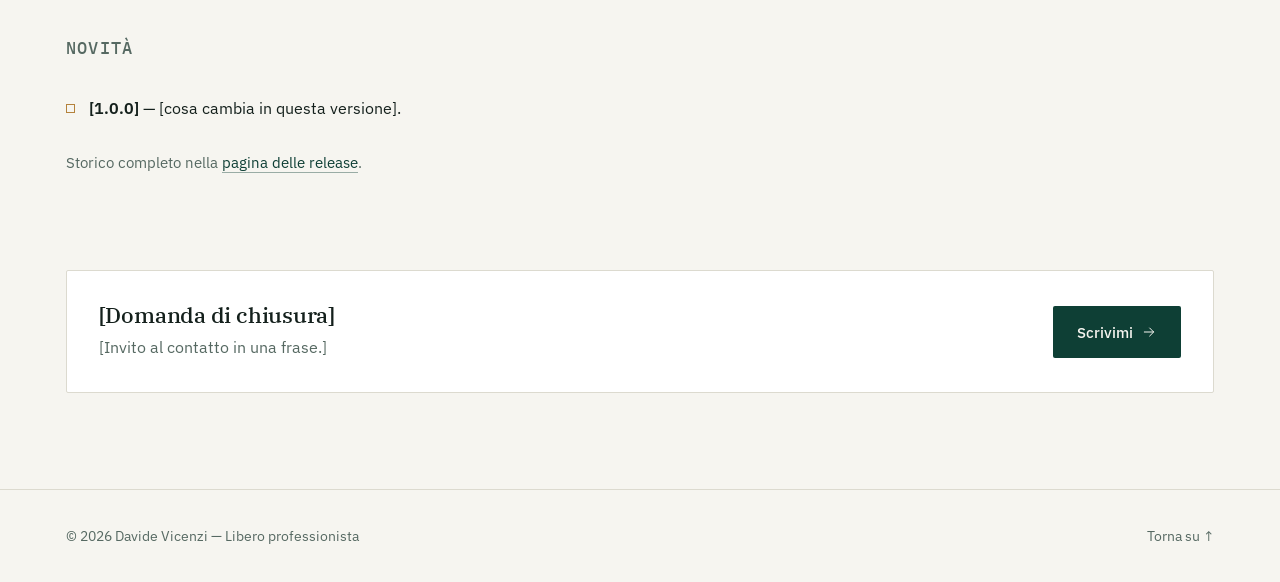
<file: software/_template.html>
<!DOCTYPE html>
<html lang="it">
<head>
<!--
  TEMPLATE PAGINA PROGETTO
  ========================
  Per aggiungere un nuovo software:
    1. Copiare questo file in software/<slug>.html e sostituire tutti i segnaposto [TRA PARENTESI QUADRE].
    2. Aggiungere la card corrispondente in index.html, sezione "Software & App".
    3. Aggiungere l'URL della pagina in sitemap.xml.
    4. Mettere gli screenshot in assets/software/<slug>/.

  Questo file non viene pubblicato: GitHub Pages ignora i file che iniziano con "_".

  Stati disponibili (badge + azione principale, da tenere allineati alla card in home):
    status-dev        "In sviluppo"   → "Avvisami al rilascio"  href="/#contatti"
    status-demo       "Su richiesta"  → "Richiedi una demo"     href="/#contatti"
    status-available  "Disponibile"   → "Scarica"
                      href="https://github.com/Davide-Vicenzi/<slug>-releases/releases/latest"
-->
<meta charset="UTF-8">
<meta name="viewport" content="width=device-width, initial-scale=1.0">
<title>[Nome progetto] — Software di Davide Vicenzi</title>
<meta name="description" content="[Descrizione in una frase, 140-160 caratteri.]">

<!-- Open Graph / LinkedIn -->
<meta property="og:type"        content="website">
<meta property="og:url"         content="https://davide-vicenzi.github.io/software/[slug].html">
<meta property="og:title"       content="[Nome progetto] — Software di Davide Vicenzi">
<meta property="og:description" content="[Descrizione in una frase.]">
<meta property="og:image"       content="https://davide-vicenzi.github.io/og-image.png">
<meta property="og:locale"      content="it_IT">
<meta name="twitter:card"       content="summary_large_image">

<!-- Favicon -->
<link rel="icon"             type="image/svg+xml" href="/favicon.svg">
<link rel="alternate icon"   type="image/x-icon"  href="/favicon.ico">
<link rel="apple-touch-icon" sizes="180x180"       href="/apple-touch-icon.png">

<!-- SEO -->
<link rel="canonical" href="https://davide-vicenzi.github.io/software/[slug].html">
<meta name="author" content="Davide Vicenzi">
<meta name="robots" content="noindex">

<!-- Mobile browser chrome -->
<meta name="theme-color" content="#0E3F35">

<link rel="preconnect" href="https://fonts.googleapis.com">
<link rel="preconnect" href="https://fonts.gstatic.com" crossorigin>
<link href="https://fonts.googleapis.com/css2?family=IBM+Plex+Serif:wght@400;500;600&family=IBM+Plex+Sans:wght@400;500;600&family=IBM+Plex+Mono:wght@400;500&display=swap" rel="stylesheet">
<link rel="stylesheet" href="/style.css">
</head>
<body>

<a class="skip-link" href="#main">Vai al contenuto</a>

<header class="site-header" id="site-header">
  <div class="nav-inner">

    <div class="logo-area">
      <div class="nav-avatar is-visible" aria-hidden="true">
        <img src="/foto-profilo.jpg" alt="Davide Vicenzi">
      </div>
      <a href="/" class="logo" aria-label="Torna alla home">DV<span class="logo-dot">.</span></a>
    </div>

    <nav class="main-nav" id="main-nav" aria-label="Navigazione principale">
      <a href="/">Home</a>
      <a href="/#chi-sono">Chi sono</a>
      <a href="/#board">Board</a>
      <a href="/#software" class="active">Software</a>
      <a href="/#percorso">Percorso</a>
      <a href="/#contatti">Contatti</a>
    </nav>

    <div class="nav-actions">
      <a href="/#contatti" class="btn btn-primary btn-sm btn-nav-cta" aria-label="Contattami">Contattami</a>
      <button id="theme-toggle" class="icon-btn" type="button" aria-label="Attiva tema scuro">
        <svg class="icon icon-sun" viewBox="0 0 24 24" aria-hidden="true"><circle cx="12" cy="12" r="4.2"/><path d="M12 2.5v3M12 18.5v3M4.2 4.2l2.1 2.1M17.7 17.7l2.1 2.1M2.5 12h3M18.5 12h3M4.2 19.8l2.1-2.1M17.7 6.3l2.1-2.1"/></svg>
        <svg class="icon icon-moon" viewBox="0 0 24 24" aria-hidden="true"><path d="M20 14.5A8.5 8.5 0 1 1 9.5 4a7 7 0 0 0 10.5 10.5z"/></svg>
      </button>
      <button id="nav-toggle" class="icon-btn nav-toggle" type="button" aria-label="Apri il menu" aria-expanded="false" aria-controls="main-nav">
        <svg class="icon icon-menu" viewBox="0 0 24 24" aria-hidden="true"><path d="M3.5 6.5h17M3.5 12h17M3.5 17.5h17"/></svg>
        <svg class="icon icon-close" viewBox="0 0 24 24" aria-hidden="true"><path d="M5 5l14 14M19 5L5 19"/></svg>
      </button>
    </div>

  </div>
</header>

<main id="main">

  <!-- ============ INTESTAZIONE ============ -->
  <section class="page-hero">
    <div class="section-inner">
      <nav class="breadcrumb" aria-label="Percorso">
        <a href="/#software">Software &amp; App</a>
        <span aria-hidden="true">/</span>
        <span>[Nome progetto]</span>
      </nav>

      <div class="page-hero-meta">
        <span class="status-badge status-dev">In sviluppo</span>
        <ul class="platform-tags">
          <li class="platform-tag">[Piattaforma]</li>
        </ul>
      </div>

      <h1>[Nome progetto]</h1>
      <p class="page-lead">[Cosa fa e per chi, in due frasi.]</p>

      <div class="hero-cta">
        <!-- Stato "Disponibile": sostituire con
             <a class="btn btn-primary" href="https://github.com/Davide-Vicenzi/[slug]-releases/releases/latest" target="_blank" rel="noopener">Scarica l'ultima versione …</a> -->
        <a class="btn btn-primary" href="/#contatti">
          Avvisami al rilascio
          <svg class="icon icon-arrow" viewBox="0 0 24 24" aria-hidden="true"><path d="M5 12h14M13 6l6 6-6 6"/></svg>
        </a>
        <a class="btn btn-outline" href="/#software">Tutti i progetti</a>
      </div>
    </div>
  </section>

  <!-- ============ COSA FA + SCHEDA TECNICA ============ -->
  <section class="section section-tight">
    <div class="section-inner two-col">
      <div class="col-main">
        <h2>Cosa fa</h2>
        <div class="prose">
          <p>[Primo paragrafo: il problema che risolve.]</p>
          <p>[Secondo paragrafo: come lo risolve, cosa lo distingue.]</p>
        </div>

        <h3 class="subhead">Funzioni principali</h3>
        <ul class="feature-list">
          <li><strong>[Funzione]</strong> — [descrizione in una riga].</li>
          <li><strong>[Funzione]</strong> — [descrizione in una riga].</li>
          <li><strong>[Funzione]</strong> — [descrizione in una riga].</li>
        </ul>
      </div>

      <aside class="col-side">
        <div class="spec-sheet">
          <div class="spec-sheet-head">Scheda tecnica</div>
          <dl class="fact-list">
            <div class="fact-row"><dt>Piattaforma</dt><dd>[Windows / Android / Web app]</dd></div>
            <div class="fact-row"><dt>Stato</dt><dd>[In sviluppo / Disponibile / Demo su richiesta]</dd></div>
            <div class="fact-row"><dt>Versione</dt><dd>[1.0.0]</dd></div>
            <div class="fact-row"><dt>Requisiti</dt><dd>[Windows 10 o successivo / Android 8 o successivo]</dd></div>
            <div class="fact-row"><dt>Licenza</dt><dd>[Gratuita / Su licenza]</dd></div>
            <div class="fact-row"><dt>Tecnologie</dt><dd>[Stack]</dd></div>
          </dl>
        </div>
      </aside>
    </div>
  </section>

  <!-- ============ SCREENSHOT ============
       Sostituire ogni segnaposto con:
         <figure class="shot"><img src="/assets/software/[slug]/01.png" alt="[Cosa mostra]" loading="lazy" width="1280" height="800"></figure>
       Per app mobile usare class="shot-grid shot-grid-phone" (formato verticale, 4 colonne).
  ======================================== -->
  <section class="section section-tight">
    <div class="section-inner">
      <h2>Screenshot</h2>
      <div class="shot-grid">
        <div class="shot shot-placeholder">Screenshot in arrivo</div>
        <div class="shot shot-placeholder">Screenshot in arrivo</div>
        <div class="shot shot-placeholder">Screenshot in arrivo</div>
      </div>
    </div>
  </section>

  <!-- ============ INSTALLAZIONE + NOVITÀ ============ -->
  <section class="section section-tight">
    <div class="section-inner">
      <h2>Come si installa</h2>
      <ol class="install-steps">
        <li>[Primo passo.]</li>
        <li>[Secondo passo.]</li>
        <li>[Terzo passo.]</li>
      </ol>

      <!-- Per gli APK: indicare versione minima di Android e impronta SHA-256 del file pubblicato. -->

      <h3 class="subhead">Novità</h3>
      <ul class="feature-list">
        <li><strong>[1.0.0]</strong> — [cosa cambia in questa versione].</li>
      </ul>
      <p class="page-note">
        Storico completo nella <a href="https://github.com/Davide-Vicenzi/[slug]-releases/releases" target="_blank" rel="noopener" class="inline-link">pagina delle release</a>.
      </p>
    </div>
  </section>

  <!-- ============ CONTATTO ============ -->
  <section class="section section-tight">
    <div class="section-inner">
      <div class="page-cta">
        <div>
          <h2>[Domanda di chiusura]</h2>
          <p>[Invito al contatto in una frase.]</p>
        </div>
        <a class="btn btn-primary" href="/#contatti">
          Scrivimi
          <svg class="icon icon-arrow" viewBox="0 0 24 24" aria-hidden="true"><path d="M5 12h14M13 6l6 6-6 6"/></svg>
        </a>
      </div>
    </div>
  </section>

</main>

<footer class="site-footer">
  <div class="section-inner footer-inner">
    <span>© 2026 Davide Vicenzi — Libero professionista</span>
    <a href="#main">Torna su ↑</a>
  </div>
</footer>

<script src="/script.js"></script>
<!-- Umami Analytics — privacy-first, no cookie, no banner GDPR necessario -->
<script defer src="https://cloud.umami.is/script.js" data-website-id="aee1fbe9-f34b-44ff-8fbf-5df45b9bd2ed"></script>
</body>
</html>
</file>
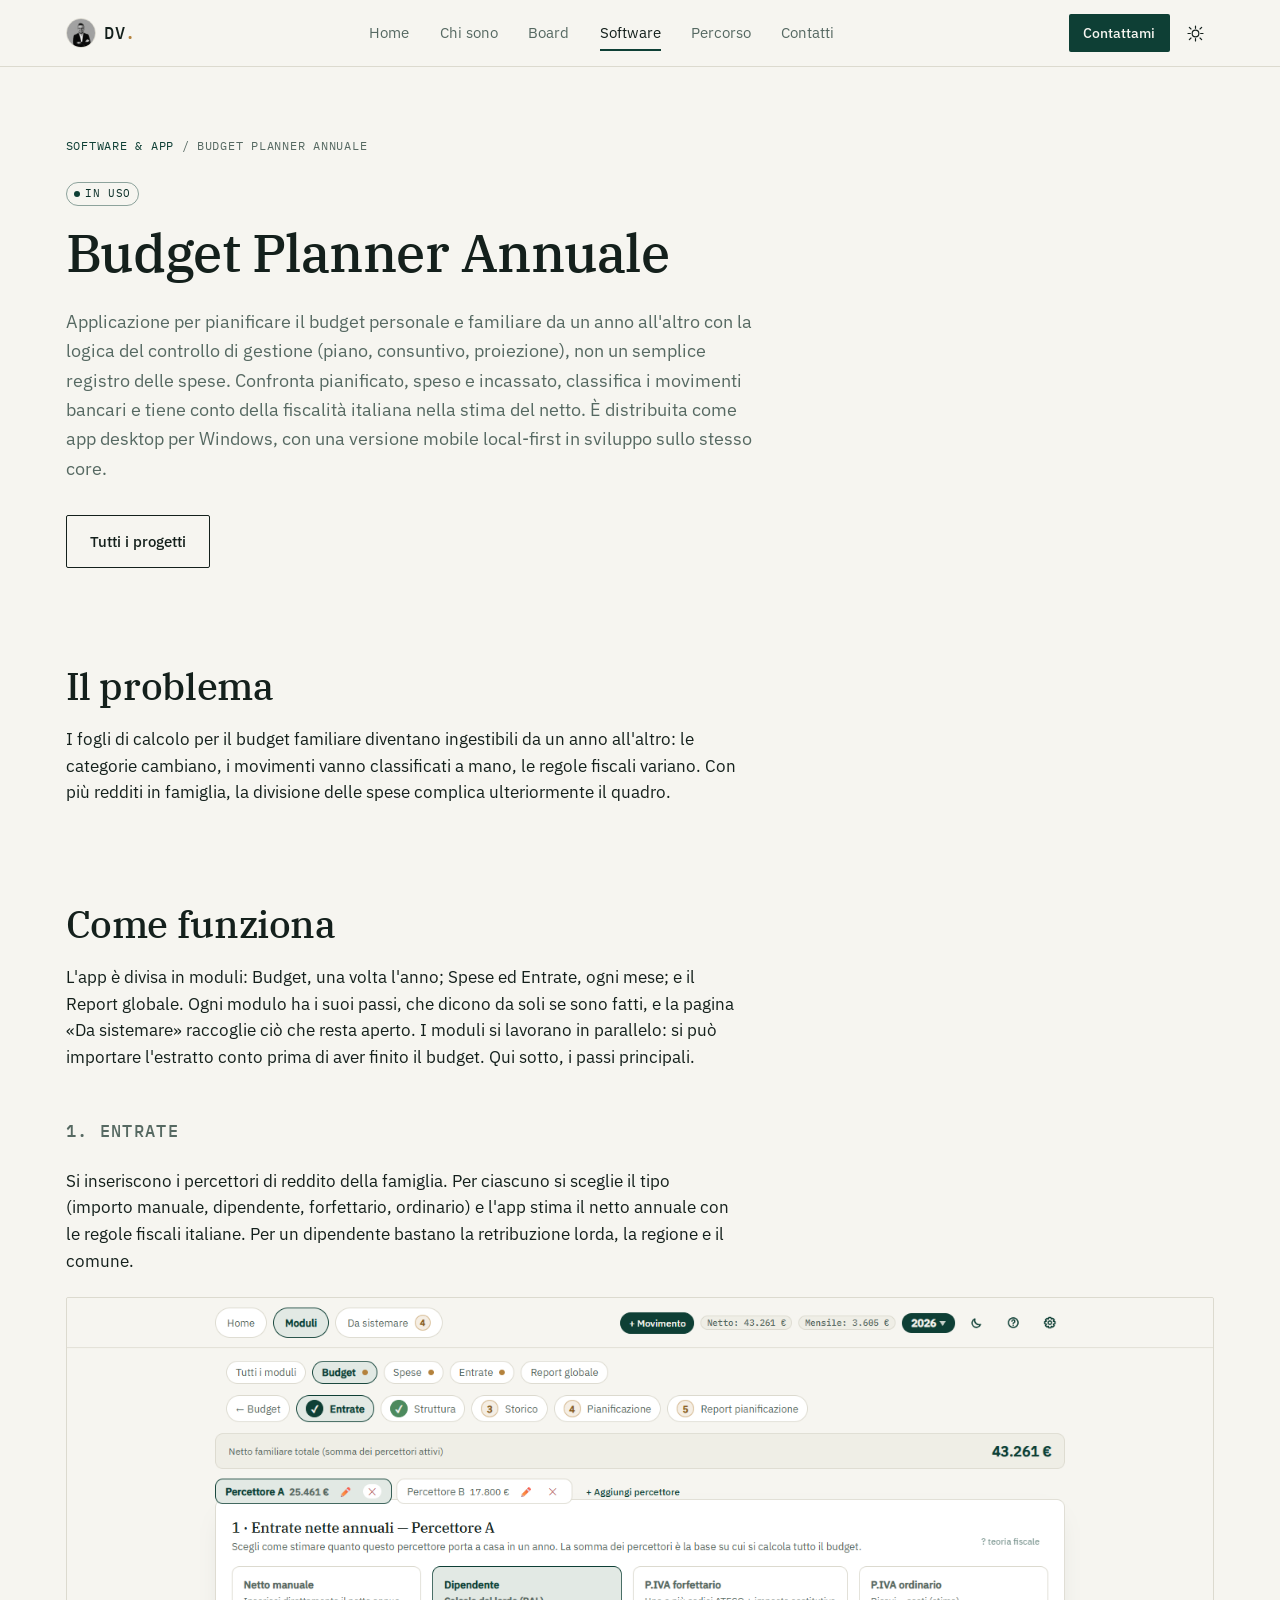
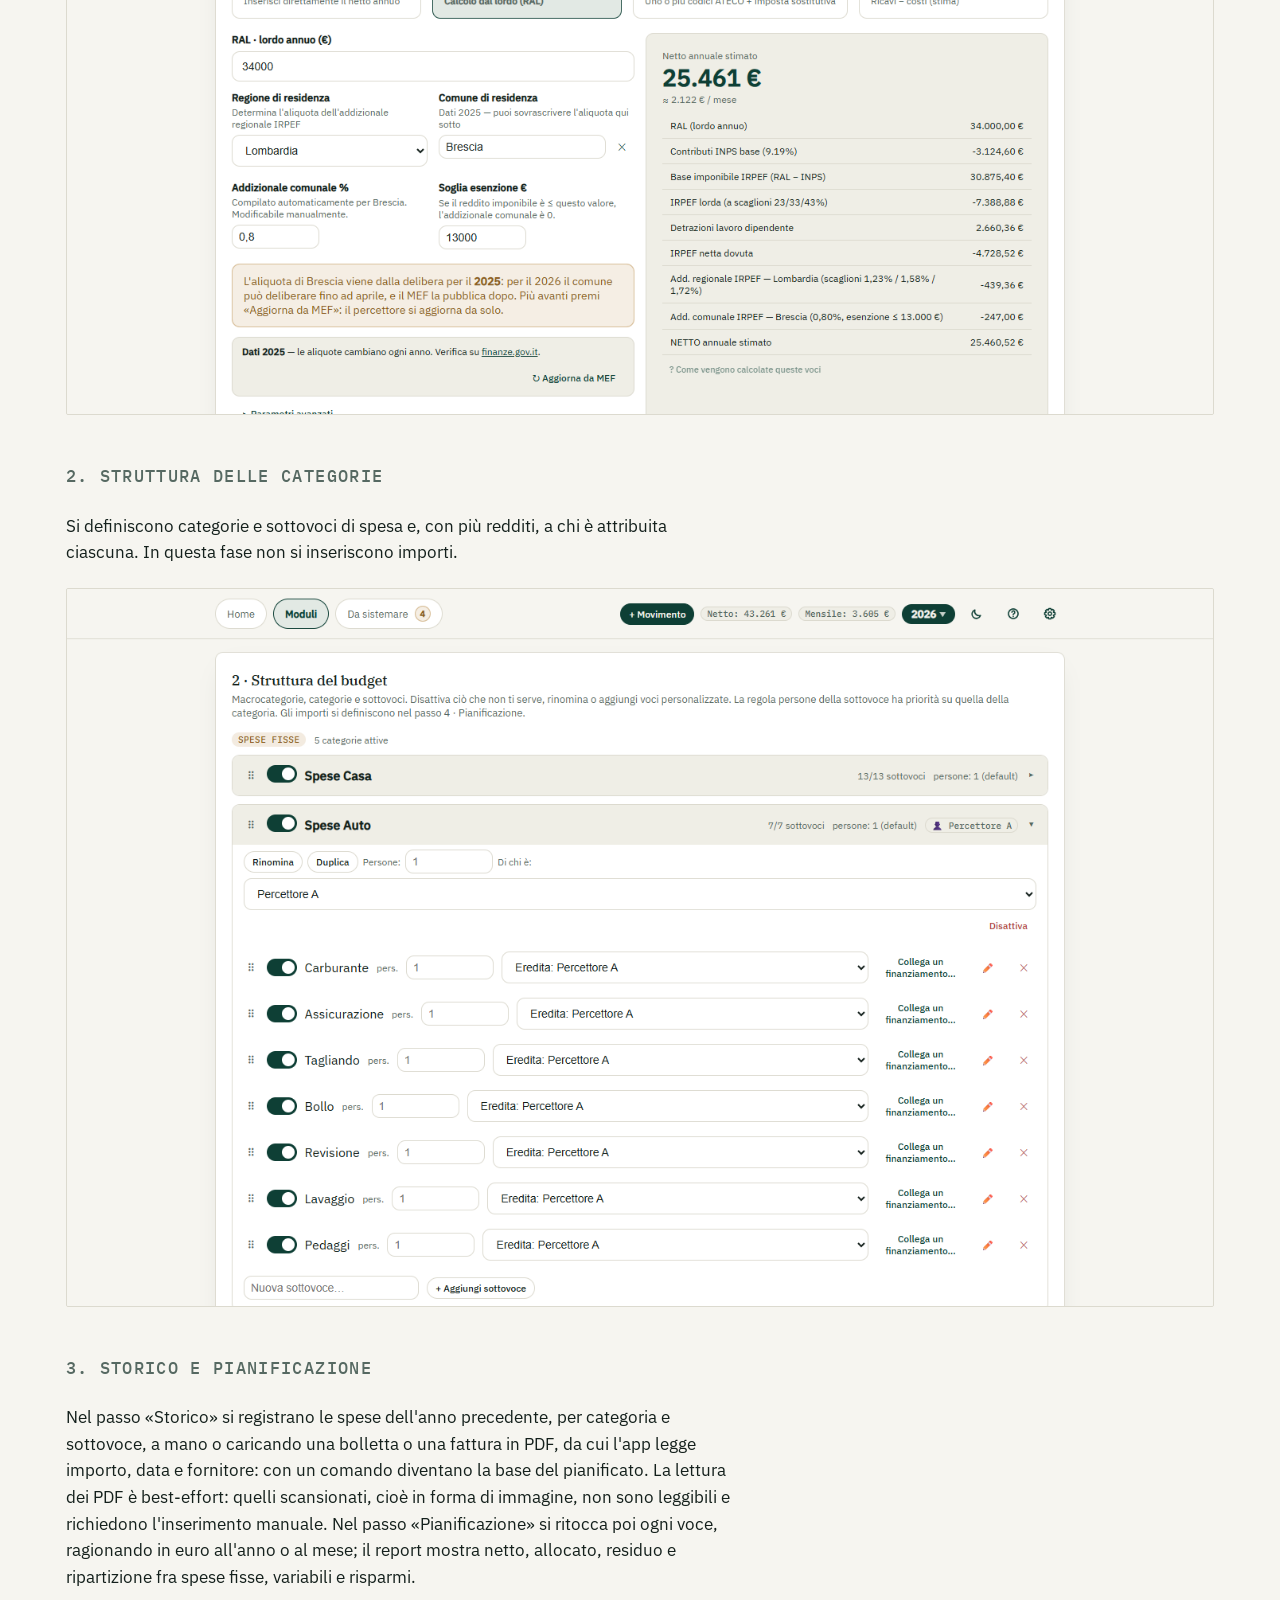
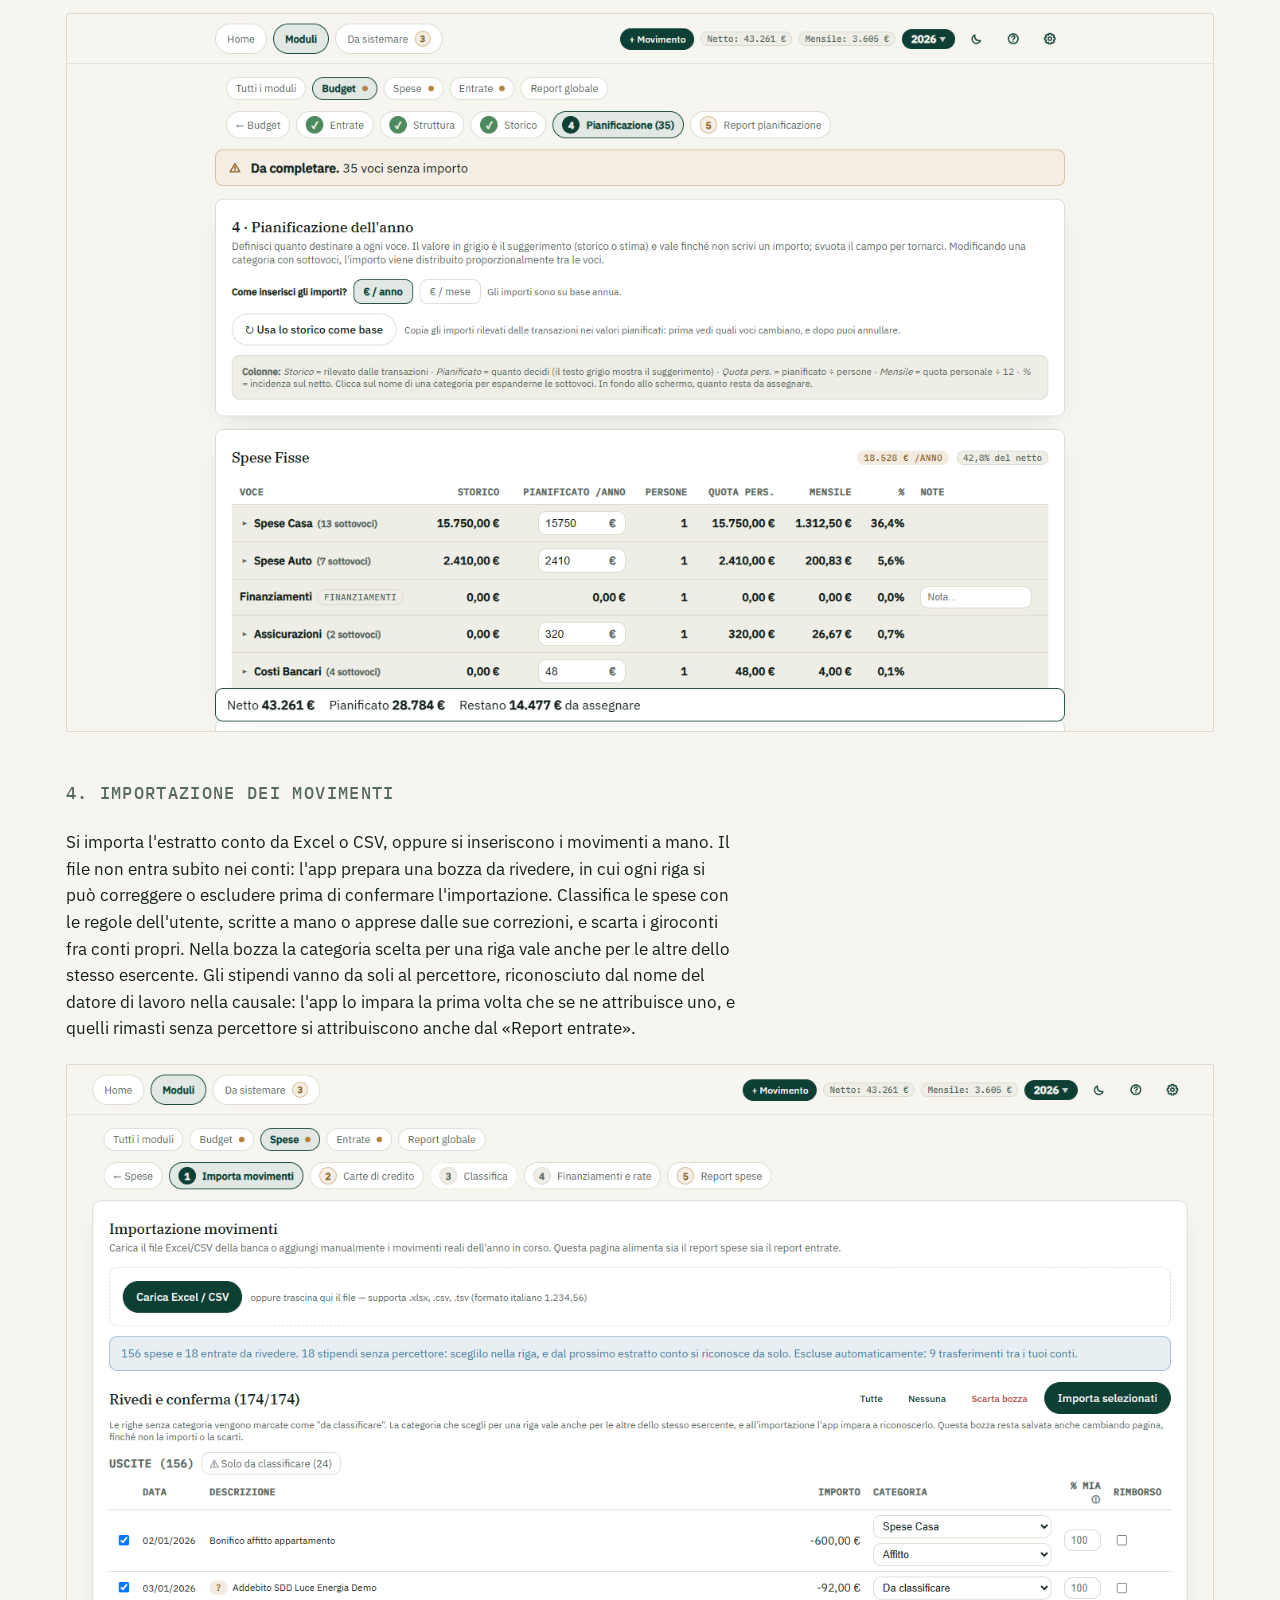
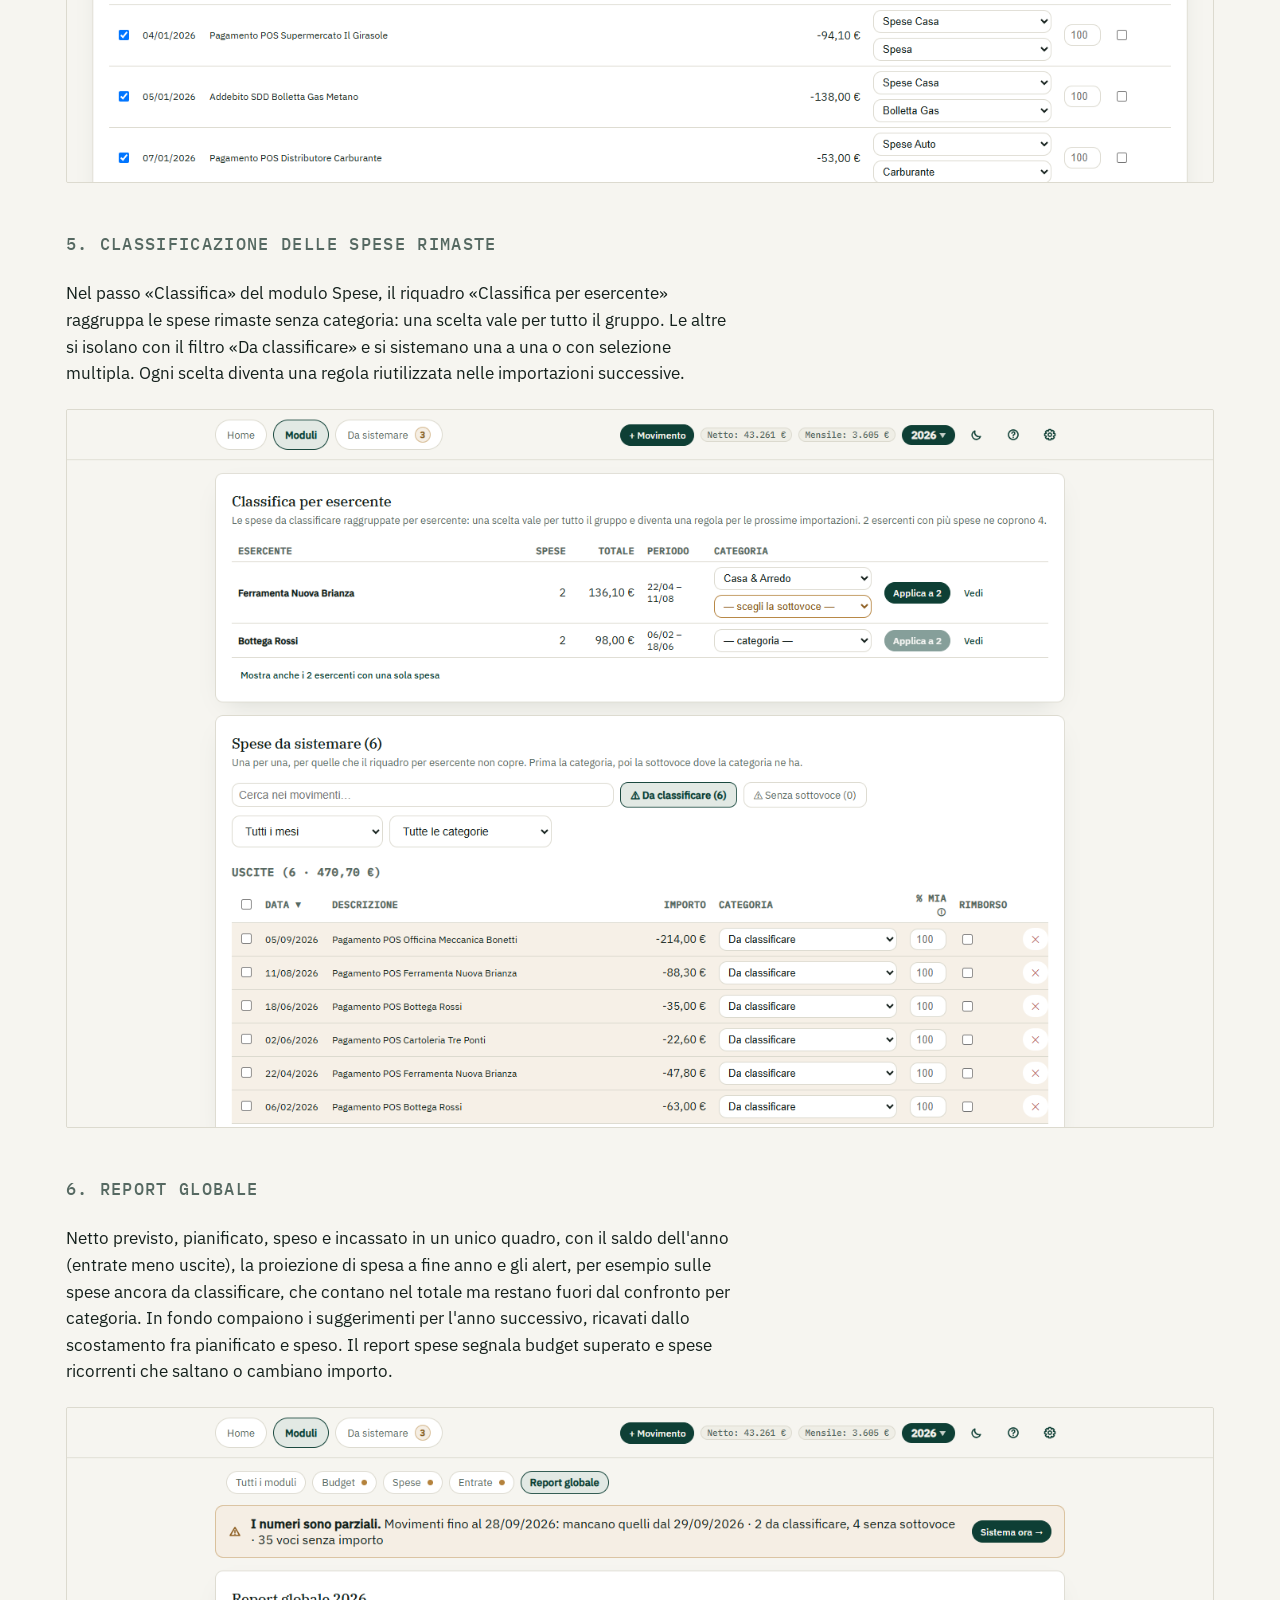
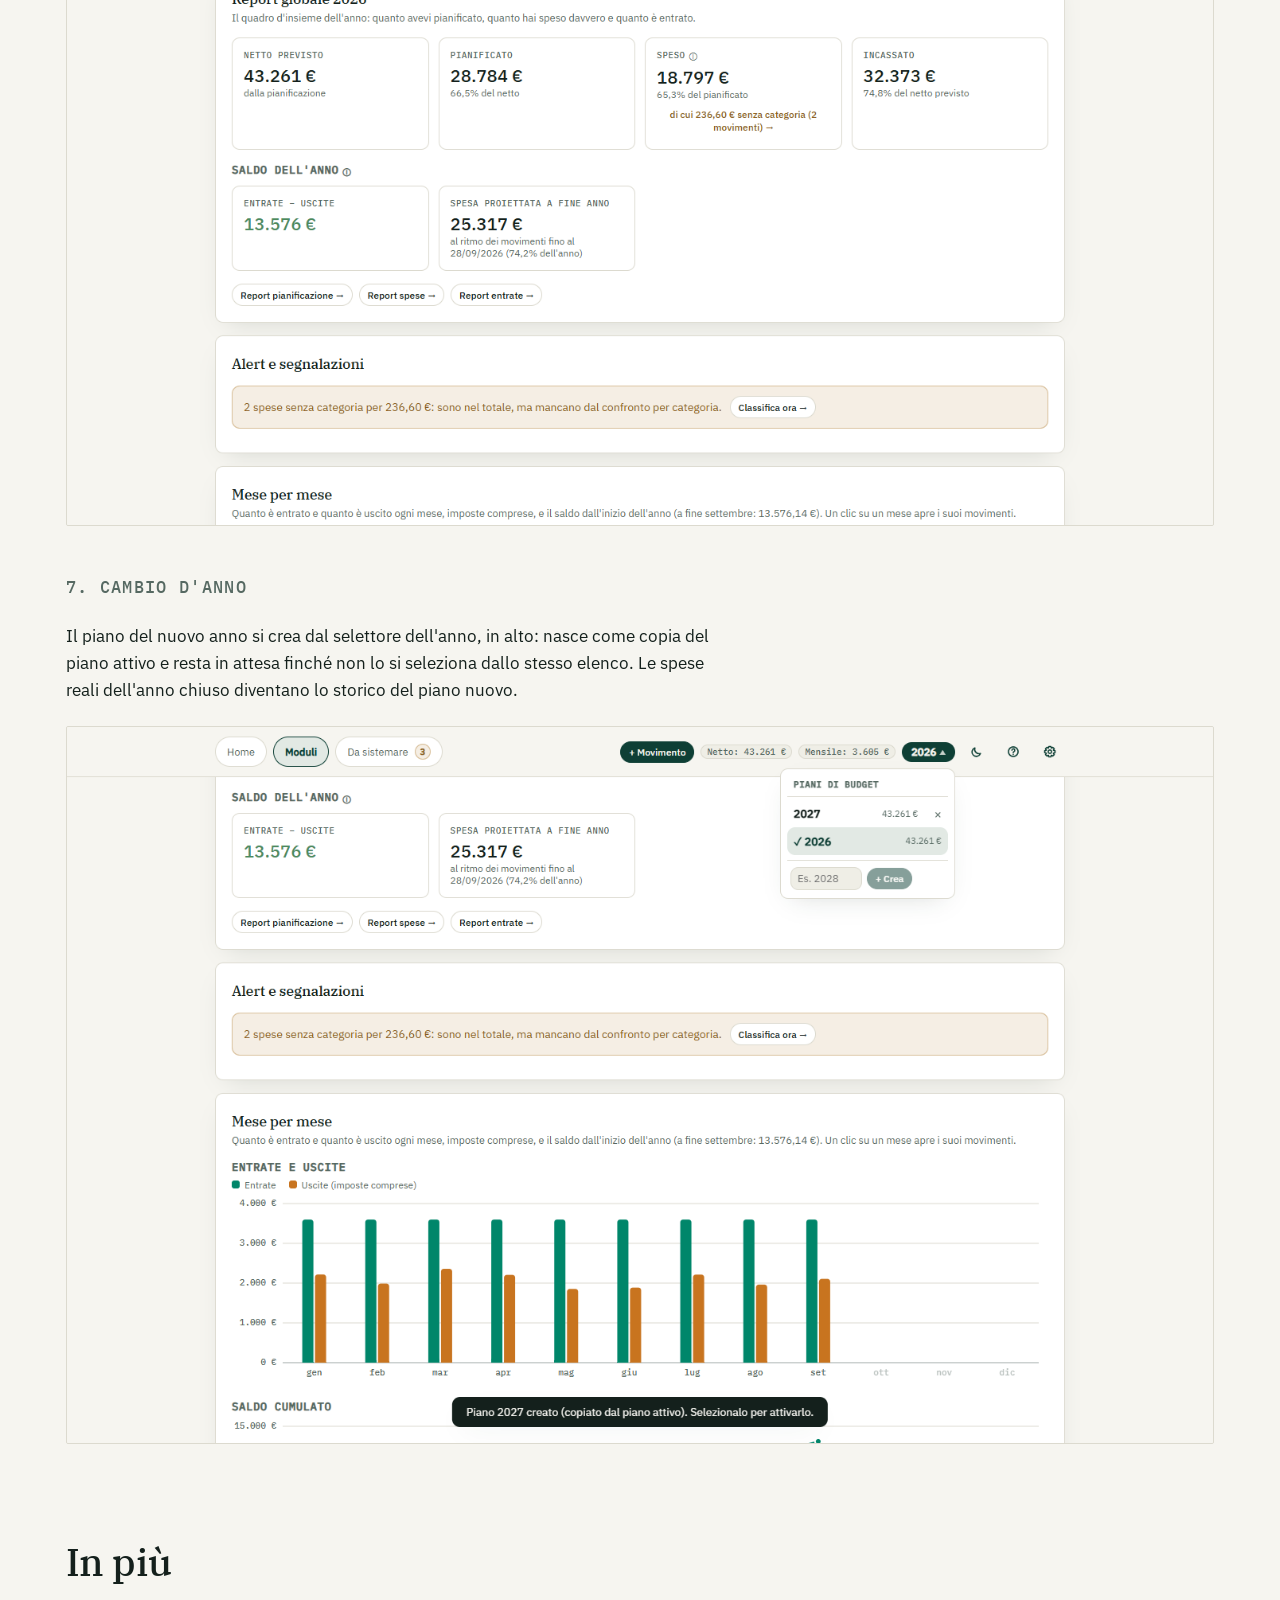
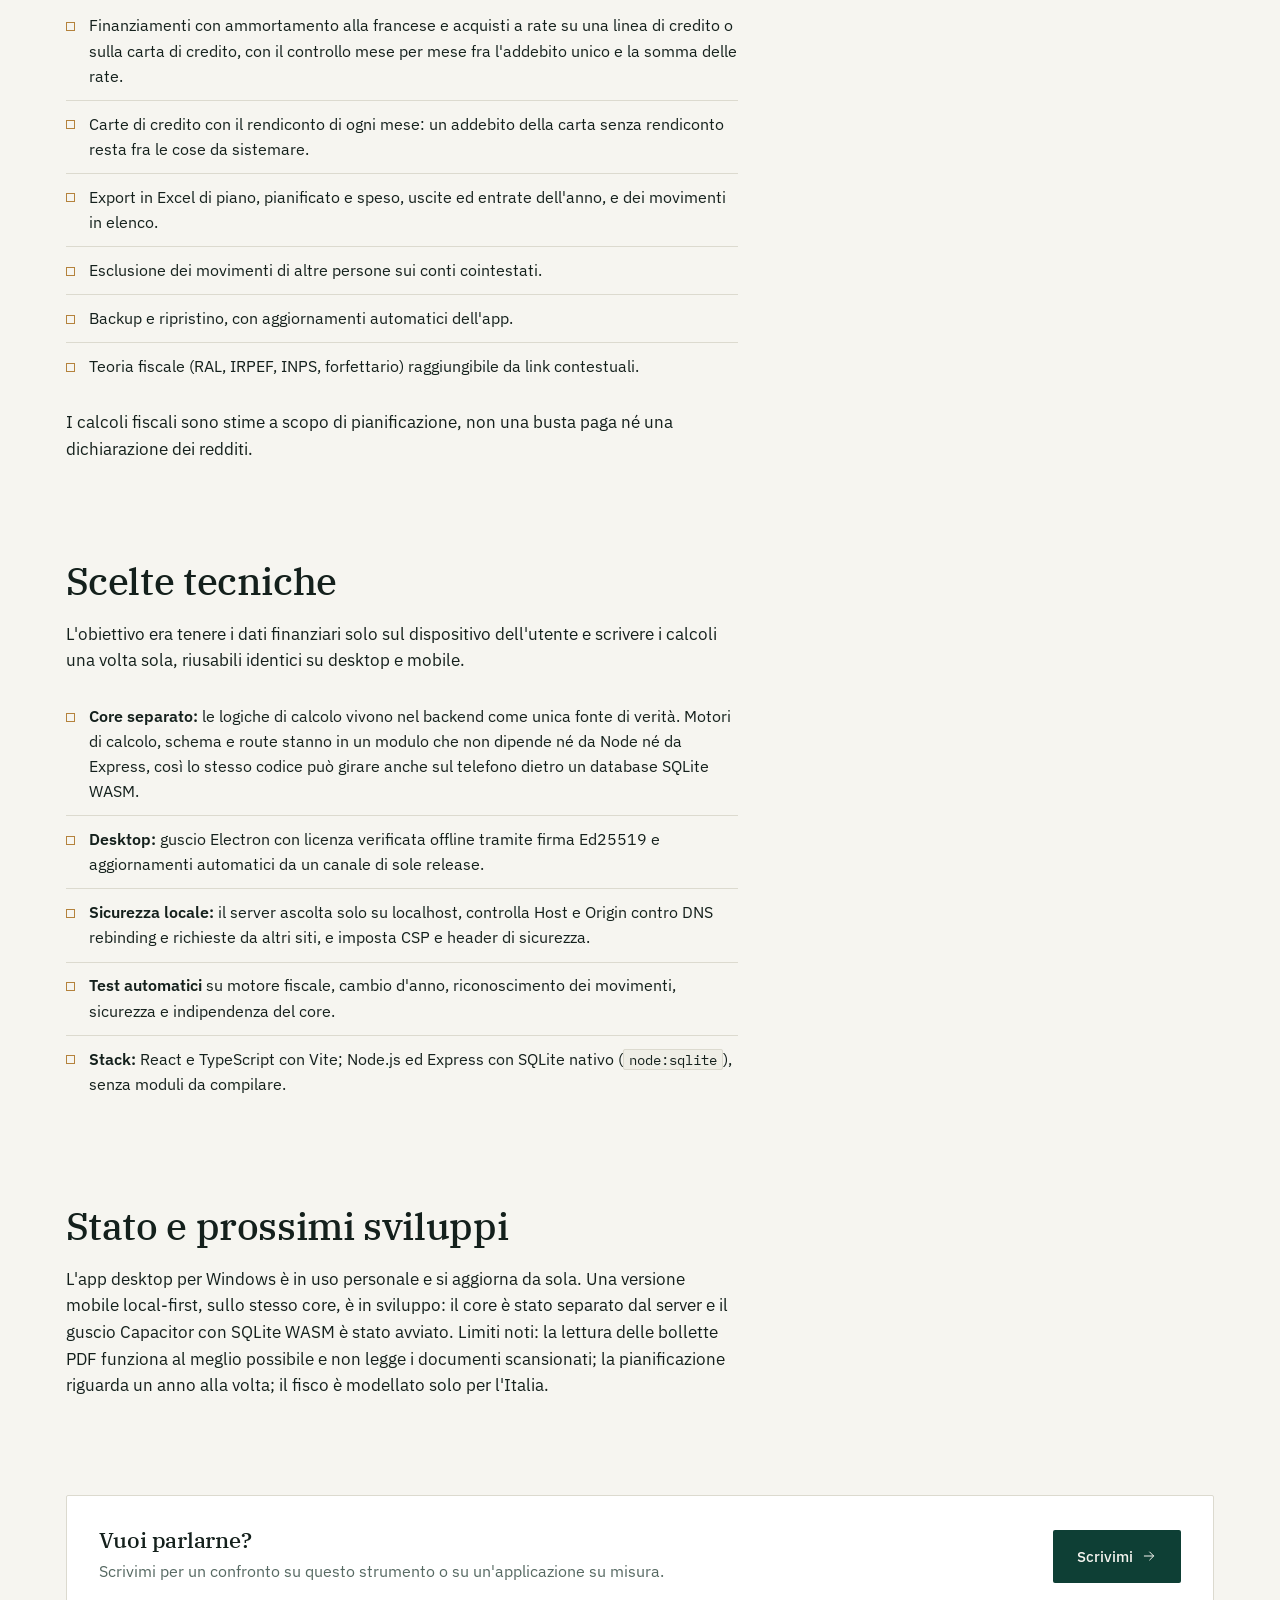
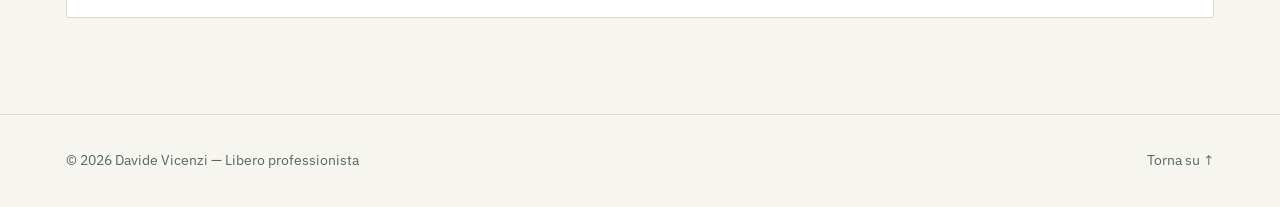
<file: software/budget-planner.html>
<!DOCTYPE html>
<html lang="it">
<head>
<meta charset="UTF-8">
<meta name="viewport" content="width=device-width, initial-scale=1.0">
<title>Budget Planner Annuale — Software di Davide Vicenzi</title>
<meta name="description" content="App desktop per pianificare il budget familiare con la logica del controllo di gestione: piano, consuntivo e proiezione a fine anno. Dati solo in locale.">

<meta property="og:type"        content="website">
<meta property="og:url"         content="https://davide-vicenzi.github.io/software/budget-planner.html">
<meta property="og:title"       content="Budget Planner Annuale — Software di Davide Vicenzi">
<meta property="og:description" content="App desktop per pianificare il budget familiare con la logica del controllo di gestione: piano, consuntivo e proiezione a fine anno. Dati solo in locale.">
<meta property="og:image"       content="https://davide-vicenzi.github.io/og-image.png">
<meta property="og:locale"      content="it_IT">
<meta name="twitter:card"       content="summary_large_image">

<link rel="icon"             type="image/svg+xml" href="/favicon.svg">
<link rel="alternate icon"   type="image/x-icon"  href="/favicon.ico">
<link rel="apple-touch-icon" sizes="180x180"       href="/apple-touch-icon.png">

<link rel="canonical" href="https://davide-vicenzi.github.io/software/budget-planner.html">
<meta name="author" content="Davide Vicenzi">

<meta name="theme-color" content="#0E3F35">

<link rel="preconnect" href="https://fonts.googleapis.com">
<link rel="preconnect" href="https://fonts.gstatic.com" crossorigin>
<link href="https://fonts.googleapis.com/css2?family=IBM+Plex+Serif:wght@400;500;600&family=IBM+Plex+Sans:wght@400;500;600&family=IBM+Plex+Mono:wght@400;500&display=swap" rel="stylesheet">
<link rel="stylesheet" href="/style.css">
</head>
<body>

<a class="skip-link" href="#main">Vai al contenuto</a>

<header class="site-header" id="site-header">
  <div class="nav-inner">

    <div class="logo-area">
      <div class="nav-avatar is-visible" aria-hidden="true">
        <img src="/foto-profilo.jpg" alt="Davide Vicenzi">
      </div>
      <a href="/" class="logo" aria-label="Torna alla home">DV<span class="logo-dot">.</span></a>
    </div>

    <nav class="main-nav" id="main-nav" aria-label="Navigazione principale">
      <a href="/">Home</a>
      <a href="/#chi-sono">Chi sono</a>
      <a href="/#board">Board</a>
      <a href="/#software" class="active">Software</a>
      <a href="/#percorso">Percorso</a>
      <a href="/#contatti">Contatti</a>
    </nav>

    <div class="nav-actions">
      <a href="/#contatti" class="btn btn-primary btn-sm btn-nav-cta" aria-label="Contattami">Contattami</a>
      <button id="theme-toggle" class="icon-btn" type="button" aria-label="Attiva tema scuro">
        <svg class="icon icon-sun" viewBox="0 0 24 24" aria-hidden="true"><circle cx="12" cy="12" r="4.2"/><path d="M12 2.5v3M12 18.5v3M4.2 4.2l2.1 2.1M17.7 17.7l2.1 2.1M2.5 12h3M18.5 12h3M4.2 19.8l2.1-2.1M17.7 6.3l2.1-2.1"/></svg>
        <svg class="icon icon-moon" viewBox="0 0 24 24" aria-hidden="true"><path d="M20 14.5A8.5 8.5 0 1 1 9.5 4a7 7 0 0 0 10.5 10.5z"/></svg>
      </button>
      <button id="nav-toggle" class="icon-btn nav-toggle" type="button" aria-label="Apri il menu" aria-expanded="false" aria-controls="main-nav">
        <svg class="icon icon-menu" viewBox="0 0 24 24" aria-hidden="true"><path d="M3.5 6.5h17M3.5 12h17M3.5 17.5h17"/></svg>
        <svg class="icon icon-close" viewBox="0 0 24 24" aria-hidden="true"><path d="M5 5l14 14M19 5L5 19"/></svg>
      </button>
    </div>

  </div>
</header>

<main id="main" class="hub-pagina">

  <section class="page-hero">
    <div class="section-inner">
      <nav class="breadcrumb" aria-label="Percorso">
        <a href="/#software">Software &amp; App</a>
        <span aria-hidden="true">/</span>
        <span>Budget Planner Annuale</span>
      </nav>

      <div class="page-hero-meta">
        <span class="status-badge status-inuse">In uso</span>
      </div>

      <h1>Budget Planner Annuale</h1>
      <p class="page-lead">Applicazione per pianificare il budget personale e familiare da un anno all'altro con la logica del controllo di gestione (piano, consuntivo, proiezione), non un semplice registro delle spese. Confronta pianificato, speso e incassato, classifica i movimenti bancari e tiene conto della fiscalità italiana nella stima del netto. È distribuita come app desktop per Windows, con una versione mobile local-first in sviluppo sullo stesso core.</p>

      <div class="hero-cta">
        <a class="btn btn-outline" href="/#software">Tutti i progetti</a>
      </div>
    </div>
  </section>

  <section class="section section-tight">
    <div class="section-inner">
      <h2>Il problema</h2>
      <div class="prose">
        <p>I fogli di calcolo per il budget familiare diventano ingestibili da un anno all'altro: le categorie cambiano, i movimenti vanno classificati a mano, le regole fiscali variano. Con più redditi in famiglia, la divisione delle spese complica ulteriormente il quadro.</p>
      </div>
    </div>
  </section>

  <section class="section section-tight">
    <div class="section-inner">
      <h2>Come funziona</h2>
      <div class="prose">
        <p>L'app è divisa in moduli: Budget, una volta l'anno; Spese ed Entrate, ogni mese; e il Report globale. Ogni modulo ha i suoi passi, che dicono da soli se sono fatti, e la pagina «Da sistemare» raccoglie ciò che resta aperto. I moduli si lavorano in parallelo: si può importare l'estratto conto prima di aver finito il budget. Qui sotto, i passi principali.</p>
      </div>
      <div class="hub-passo">
        <h3 class="subhead">1. Entrate</h3>
        <div class="prose">
          <p>Si inseriscono i percettori di reddito della famiglia. Per ciascuno si sceglie il tipo (importo manuale, dipendente, forfettario, ordinario) e l'app stima il netto annuale con le regole fiscali italiane. Per un dipendente bastano la retribuzione lorda, la regione e il comune.</p>
        </div>
        <figure class="shot hub-shot"><a href="/assets/software/budget-planner/01-entrate.png"><img src="/assets/software/budget-planner/01-entrate.png" alt="Schermata delle entrate con più percettori" width="1440" height="900" loading="lazy"></a></figure>
      </div>
      <div class="hub-passo">
        <h3 class="subhead">2. Struttura delle categorie</h3>
        <div class="prose">
          <p>Si definiscono categorie e sottovoci di spesa e, con più redditi, a chi è attribuita ciascuna. In questa fase non si inseriscono importi.</p>
        </div>
        <figure class="shot hub-shot"><a href="/assets/software/budget-planner/02-struttura.png"><img src="/assets/software/budget-planner/02-struttura.png" alt="Albero delle categorie" width="1440" height="900" loading="lazy"></a></figure>
      </div>
      <div class="hub-passo">
        <h3 class="subhead">3. Storico e pianificazione</h3>
        <div class="prose">
          <p>Nel passo «Storico» si registrano le spese dell'anno precedente, per categoria e sottovoce, a mano o caricando una bolletta o una fattura in PDF, da cui l'app legge importo, data e fornitore: con un comando diventano la base del pianificato. La lettura dei PDF è best-effort: quelli scansionati, cioè in forma di immagine, non sono leggibili e richiedono l'inserimento manuale. Nel passo «Pianificazione» si ritocca poi ogni voce, ragionando in euro all'anno o al mese; il report mostra netto, allocato, residuo e ripartizione fra spese fisse, variabili e risparmi.</p>
        </div>
        <figure class="shot hub-shot"><a href="/assets/software/budget-planner/03-pianificazione.png"><img src="/assets/software/budget-planner/03-pianificazione.png" alt="Pianificazione del budget" width="1440" height="900" loading="lazy"></a></figure>
      </div>
      <div class="hub-passo">
        <h3 class="subhead">4. Importazione dei movimenti</h3>
        <div class="prose">
          <p>Si importa l'estratto conto da Excel o CSV, oppure si inseriscono i movimenti a mano. Il file non entra subito nei conti: l'app prepara una bozza da rivedere, in cui ogni riga si può correggere o escludere prima di confermare l'importazione. Classifica le spese con le regole dell'utente, scritte a mano o apprese dalle sue correzioni, e scarta i giroconti fra conti propri. Nella bozza la categoria scelta per una riga vale anche per le altre dello stesso esercente. Gli stipendi vanno da soli al percettore, riconosciuto dal nome del datore di lavoro nella causale: l'app lo impara la prima volta che se ne attribuisce uno, e quelli rimasti senza percettore si attribuiscono anche dal «Report entrate».</p>
        </div>
        <figure class="shot hub-shot"><a href="/assets/software/budget-planner/04-importazione.png"><img src="/assets/software/budget-planner/04-importazione.png" alt="Importazione dei movimenti" width="1440" height="900" loading="lazy"></a></figure>
      </div>
      <div class="hub-passo">
        <h3 class="subhead">5. Classificazione delle spese rimaste</h3>
        <div class="prose">
          <p>Nel passo «Classifica» del modulo Spese, il riquadro «Classifica per esercente» raggruppa le spese rimaste senza categoria: una scelta vale per tutto il gruppo. Le altre si isolano con il filtro «Da classificare» e si sistemano una a una o con selezione multipla. Ogni scelta diventa una regola riutilizzata nelle importazioni successive.</p>
        </div>
        <figure class="shot hub-shot"><a href="/assets/software/budget-planner/05-da-classificare.png"><img src="/assets/software/budget-planner/05-da-classificare.png" alt="Spese da classificare" width="1440" height="900" loading="lazy"></a></figure>
      </div>
      <div class="hub-passo">
        <h3 class="subhead">6. Report globale</h3>
        <div class="prose">
          <p>Netto previsto, pianificato, speso e incassato in un unico quadro, con il saldo dell'anno (entrate meno uscite), la proiezione di spesa a fine anno e gli alert, per esempio sulle spese ancora da classificare, che contano nel totale ma restano fuori dal confronto per categoria. In fondo compaiono i suggerimenti per l'anno successivo, ricavati dallo scostamento fra pianificato e speso. Il report spese segnala budget superato e spese ricorrenti che saltano o cambiano importo.</p>
        </div>
        <figure class="shot hub-shot"><a href="/assets/software/budget-planner/06-report-globale.png"><img src="/assets/software/budget-planner/06-report-globale.png" alt="Report globale" width="1440" height="900" loading="lazy"></a></figure>
      </div>
      <div class="hub-passo">
        <h3 class="subhead">7. Cambio d'anno</h3>
        <div class="prose">
          <p>Il piano del nuovo anno si crea dal selettore dell'anno, in alto: nasce come copia del piano attivo e resta in attesa finché non lo si seleziona dallo stesso elenco. Le spese reali dell'anno chiuso diventano lo storico del piano nuovo.</p>
        </div>
        <figure class="shot hub-shot"><a href="/assets/software/budget-planner/07-nuovo-anno.png"><img src="/assets/software/budget-planner/07-nuovo-anno.png" alt="Creazione del piano del nuovo anno" width="1440" height="900" loading="lazy"></a></figure>
      </div>
    </div>
  </section>

  <section class="section section-tight">
    <div class="section-inner">
      <h2>In più</h2>
      <ul class="feature-list">
        <li>Finanziamenti con ammortamento alla francese e acquisti a rate su una linea di credito o sulla carta di credito, con il controllo mese per mese fra l'addebito unico e la somma delle rate.</li>
        <li>Carte di credito con il rendiconto di ogni mese: un addebito della carta senza rendiconto resta fra le cose da sistemare.</li>
        <li>Export in Excel di piano, pianificato e speso, uscite ed entrate dell'anno, e dei movimenti in elenco.</li>
        <li>Esclusione dei movimenti di altre persone sui conti cointestati.</li>
        <li>Backup e ripristino, con aggiornamenti automatici dell'app.</li>
        <li>Teoria fiscale (RAL, IRPEF, INPS, forfettario) raggiungibile da link contestuali.</li>
      </ul>
      <div class="prose">
        <p>I calcoli fiscali sono stime a scopo di pianificazione, non una busta paga né una dichiarazione dei redditi.</p>
      </div>
    </div>
  </section>

  <section class="section section-tight">
    <div class="section-inner">
      <h2>Scelte tecniche</h2>
      <div class="prose">
        <p>L'obiettivo era tenere i dati finanziari solo sul dispositivo dell'utente e scrivere i calcoli una volta sola, riusabili identici su desktop e mobile.</p>
      </div>
      <ul class="feature-list">
        <li><strong>Core separato:</strong> le logiche di calcolo vivono nel backend come unica fonte di verità. Motori di calcolo, schema e route stanno in un modulo che non dipende né da Node né da Express, così lo stesso codice può girare anche sul telefono dietro un database SQLite WASM.</li>
        <li><strong>Desktop:</strong> guscio Electron con licenza verificata offline tramite firma Ed25519 e aggiornamenti automatici da un canale di sole release.</li>
        <li><strong>Sicurezza locale:</strong> il server ascolta solo su localhost, controlla Host e Origin contro DNS rebinding e richieste da altri siti, e imposta CSP e header di sicurezza.</li>
        <li><strong>Test automatici</strong> su motore fiscale, cambio d'anno, riconoscimento dei movimenti, sicurezza e indipendenza del core.</li>
        <li><strong>Stack:</strong> React e TypeScript con Vite; Node.js ed Express con SQLite nativo (<code>node:sqlite</code>), senza moduli da compilare.</li>
      </ul>
    </div>
  </section>

  <section class="section section-tight">
    <div class="section-inner">
      <h2>Stato e prossimi sviluppi</h2>
      <div class="prose">
        <p>L'app desktop per Windows è in uso personale e si aggiorna da sola. Una versione mobile local-first, sullo stesso core, è in sviluppo: il core è stato separato dal server e il guscio Capacitor con SQLite WASM è stato avviato. Limiti noti: la lettura delle bollette PDF funziona al meglio possibile e non legge i documenti scansionati; la pianificazione riguarda un anno alla volta; il fisco è modellato solo per l'Italia.</p>
      </div>
    </div>
  </section>

  <section class="section section-tight">
    <div class="section-inner">
      <div class="page-cta">
        <div>
          <h2>Vuoi parlarne?</h2>
          <p>Scrivimi per un confronto su questo strumento o su un&#x27;applicazione su misura.</p>
        </div>
        <a class="btn btn-primary" href="/#contatti">
          Scrivimi
          <svg class="icon icon-arrow" viewBox="0 0 24 24" aria-hidden="true"><path d="M5 12h14M13 6l6 6-6 6"/></svg>
        </a>
      </div>
    </div>
  </section>

</main>

<footer class="site-footer">
  <div class="section-inner footer-inner">
    <span>© 2026 Davide Vicenzi — Libero professionista</span>
    <a href="#main">Torna su ↑</a>
  </div>
</footer>

<script src="/script.js"></script>
<script defer src="https://cloud.umami.is/script.js" data-website-id="aee1fbe9-f34b-44ff-8fbf-5df45b9bd2ed"></script>
</body>
</html>
</file>
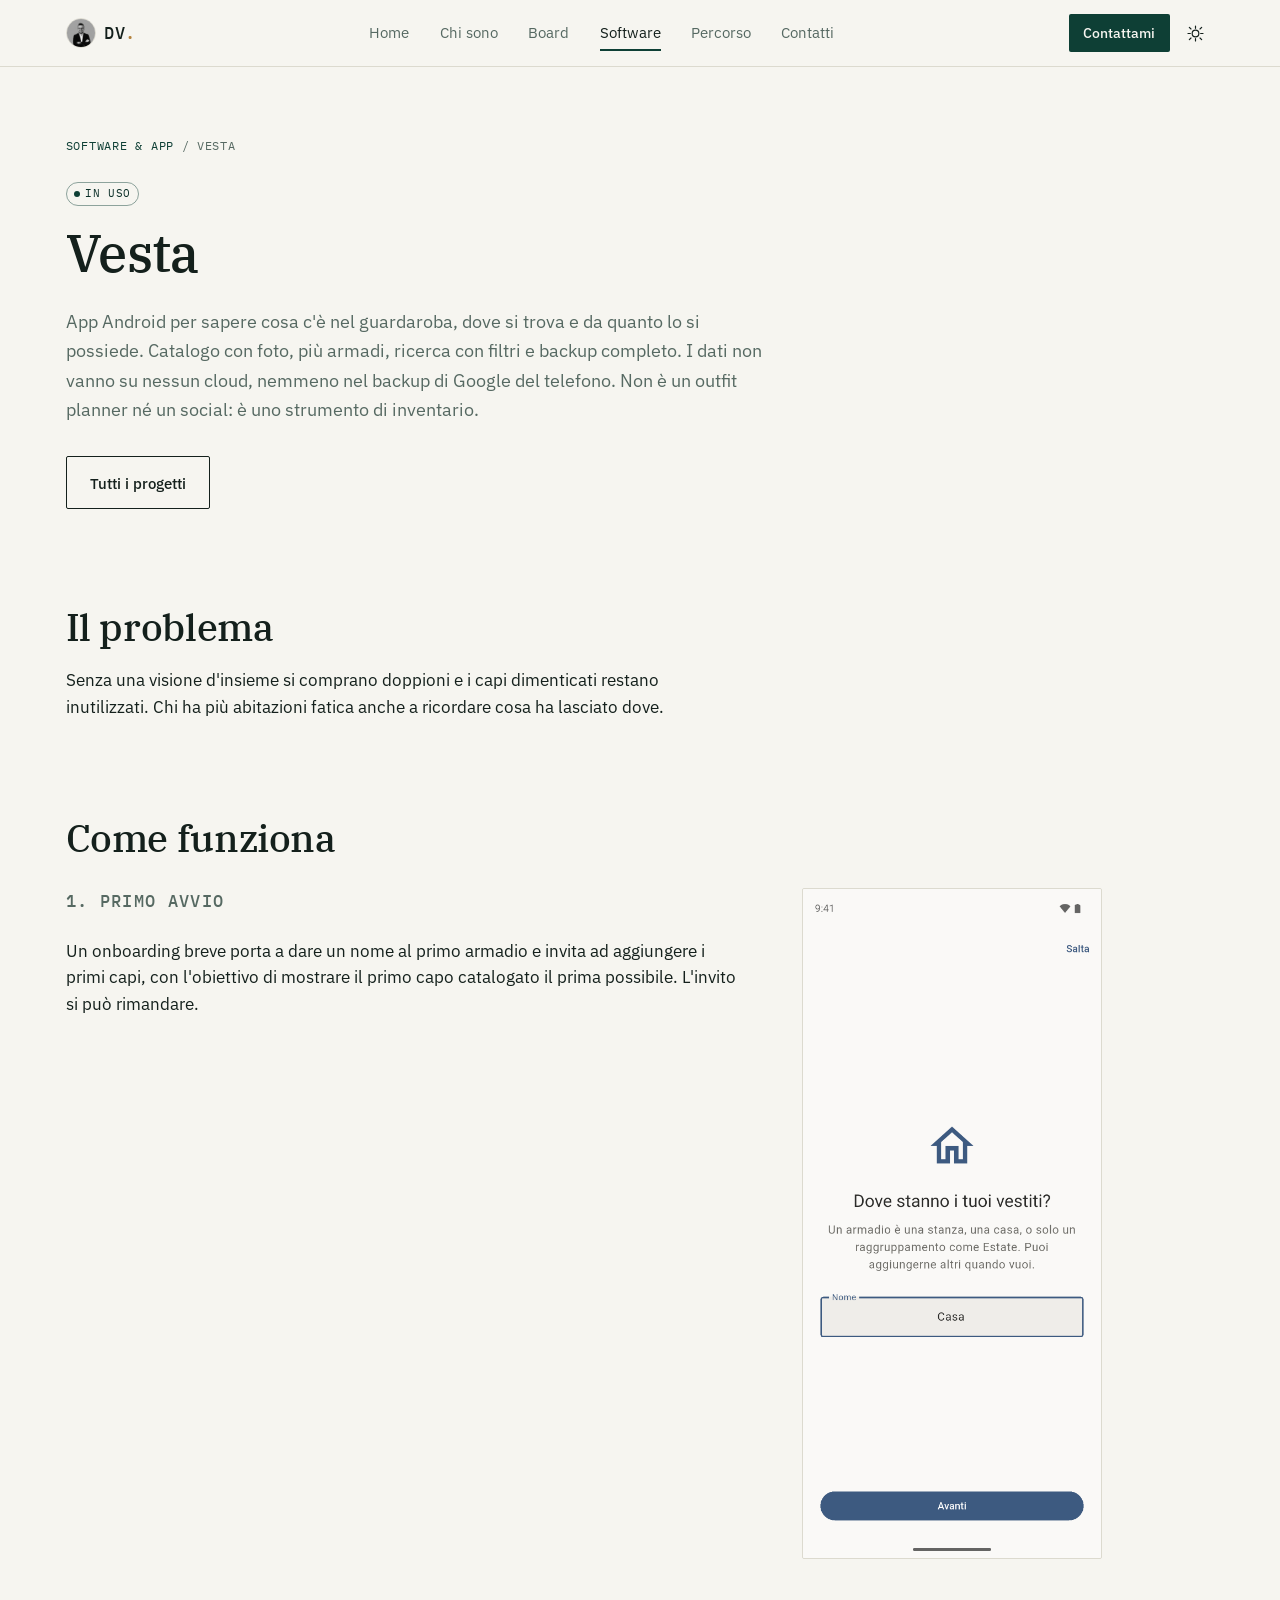
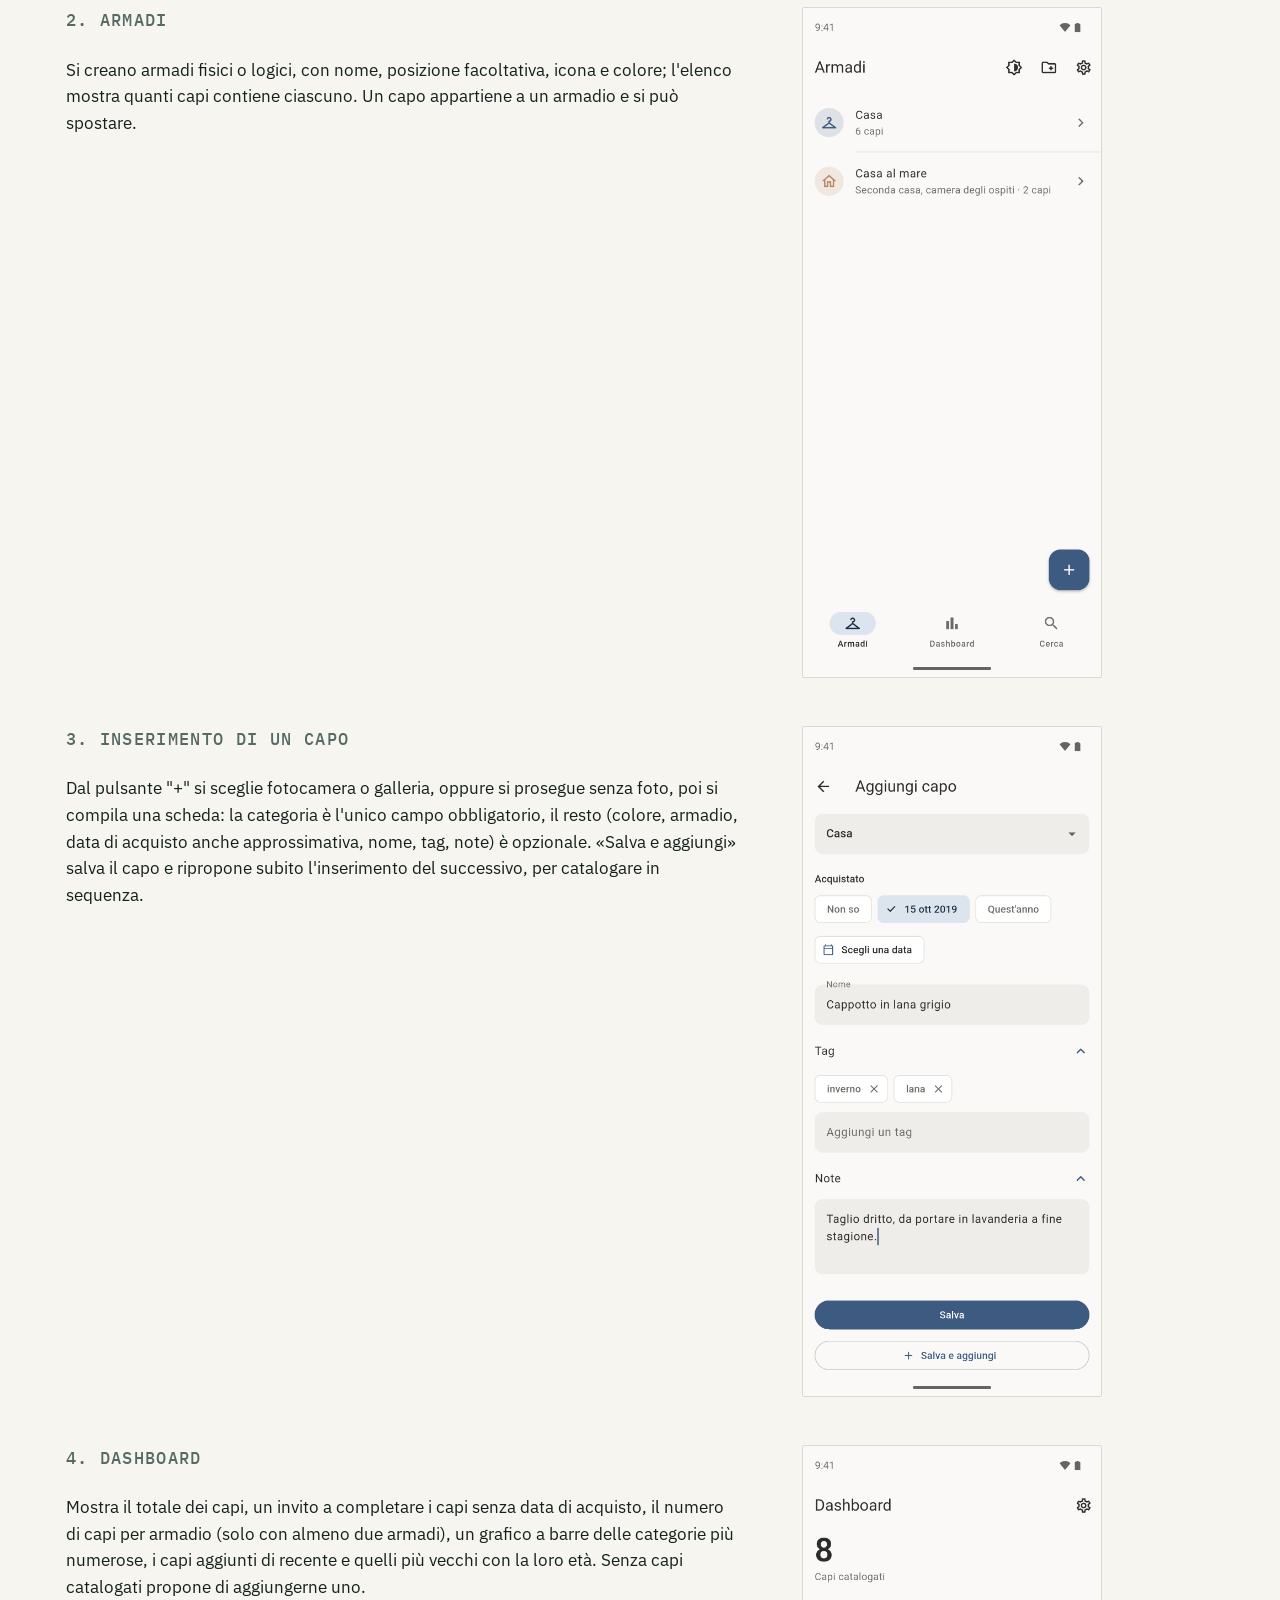
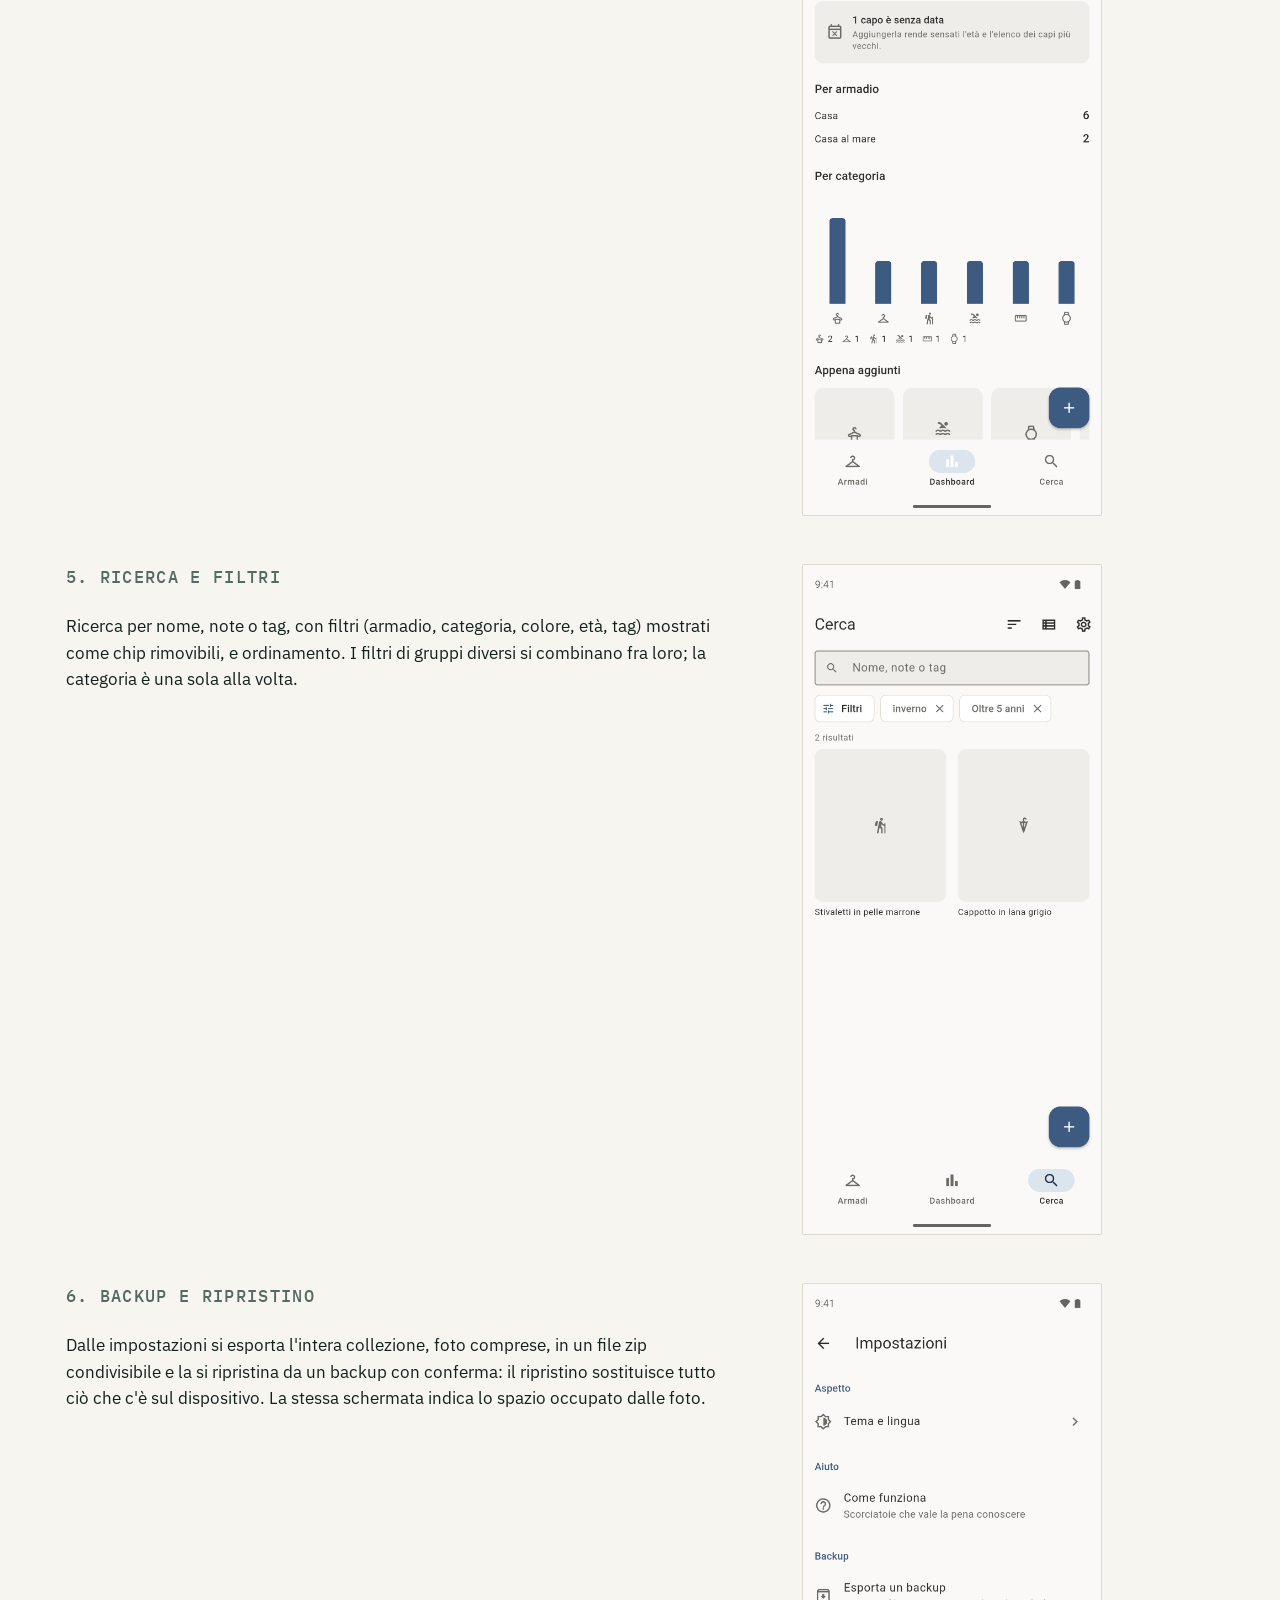
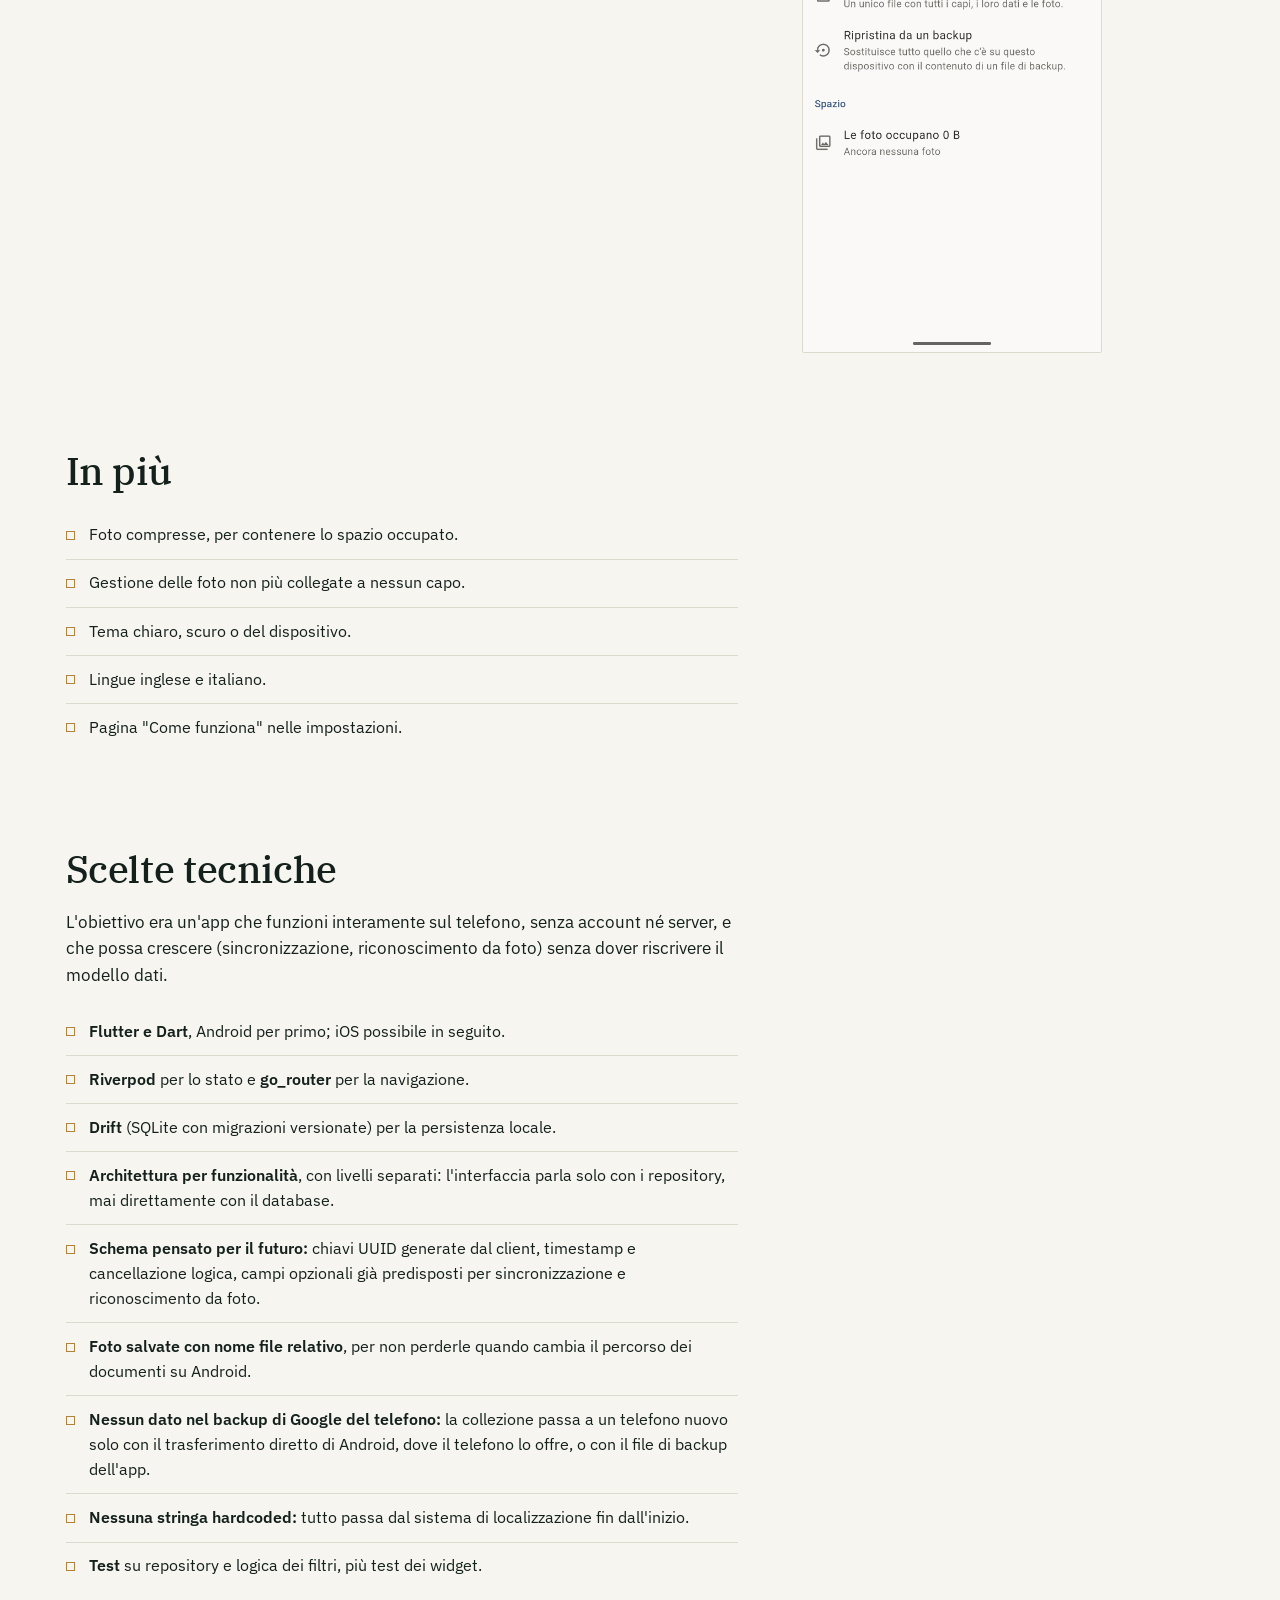
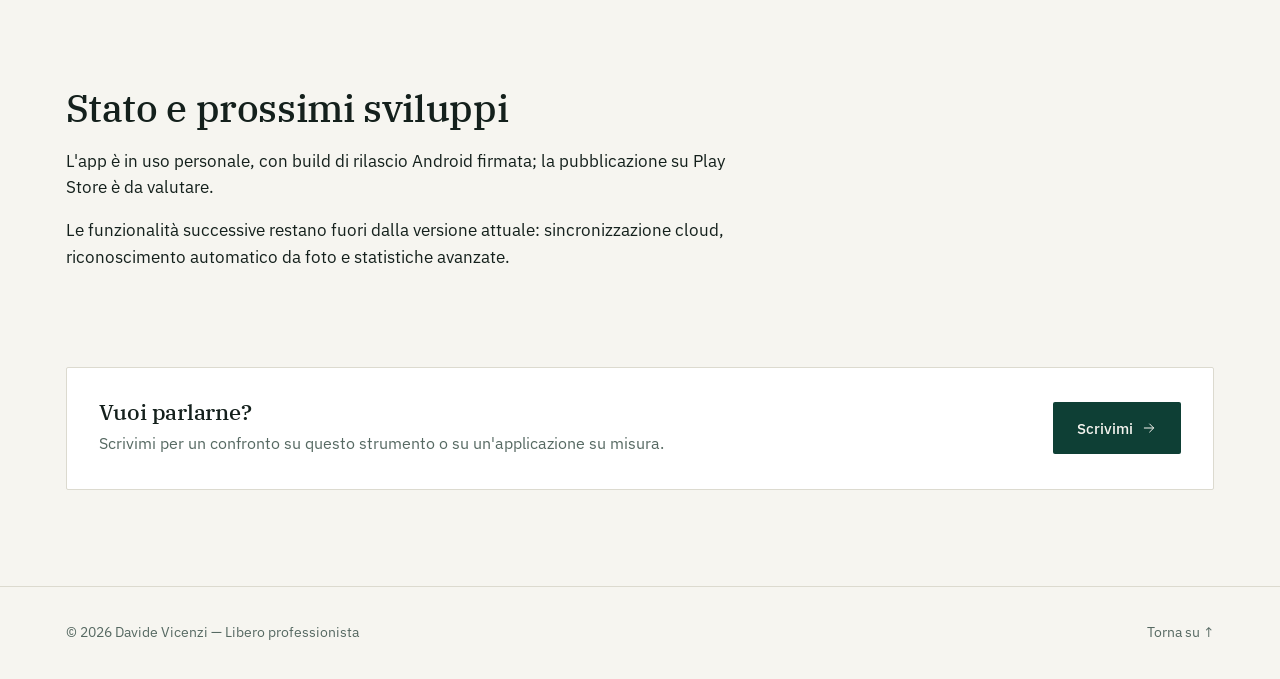
<file: software/vesta.html>
<!DOCTYPE html>
<html lang="it">
<head>
<meta charset="UTF-8">
<meta name="viewport" content="width=device-width, initial-scale=1.0">
<title>Vesta — Software di Davide Vicenzi</title>
<meta name="description" content="App Android per l&#x27;inventario del guardaroba: catalogo con foto, più armadi, ricerca con filtri e backup completo. Senza account, nessun dato su cloud.">

<meta property="og:type"        content="website">
<meta property="og:url"         content="https://davide-vicenzi.github.io/software/vesta.html">
<meta property="og:title"       content="Vesta — Software di Davide Vicenzi">
<meta property="og:description" content="App Android per l&#x27;inventario del guardaroba: catalogo con foto, più armadi, ricerca con filtri e backup completo. Senza account, nessun dato su cloud.">
<meta property="og:image"       content="https://davide-vicenzi.github.io/og-image.png">
<meta property="og:locale"      content="it_IT">
<meta name="twitter:card"       content="summary_large_image">

<link rel="icon"             type="image/svg+xml" href="/favicon.svg">
<link rel="alternate icon"   type="image/x-icon"  href="/favicon.ico">
<link rel="apple-touch-icon" sizes="180x180"       href="/apple-touch-icon.png">

<link rel="canonical" href="https://davide-vicenzi.github.io/software/vesta.html">
<meta name="author" content="Davide Vicenzi">

<meta name="theme-color" content="#0E3F35">

<link rel="preconnect" href="https://fonts.googleapis.com">
<link rel="preconnect" href="https://fonts.gstatic.com" crossorigin>
<link href="https://fonts.googleapis.com/css2?family=IBM+Plex+Serif:wght@400;500;600&family=IBM+Plex+Sans:wght@400;500;600&family=IBM+Plex+Mono:wght@400;500&display=swap" rel="stylesheet">
<link rel="stylesheet" href="/style.css">
</head>
<body>

<a class="skip-link" href="#main">Vai al contenuto</a>

<header class="site-header" id="site-header">
  <div class="nav-inner">

    <div class="logo-area">
      <div class="nav-avatar is-visible" aria-hidden="true">
        <img src="/foto-profilo.jpg" alt="Davide Vicenzi">
      </div>
      <a href="/" class="logo" aria-label="Torna alla home">DV<span class="logo-dot">.</span></a>
    </div>

    <nav class="main-nav" id="main-nav" aria-label="Navigazione principale">
      <a href="/">Home</a>
      <a href="/#chi-sono">Chi sono</a>
      <a href="/#board">Board</a>
      <a href="/#software" class="active">Software</a>
      <a href="/#percorso">Percorso</a>
      <a href="/#contatti">Contatti</a>
    </nav>

    <div class="nav-actions">
      <a href="/#contatti" class="btn btn-primary btn-sm btn-nav-cta" aria-label="Contattami">Contattami</a>
      <button id="theme-toggle" class="icon-btn" type="button" aria-label="Attiva tema scuro">
        <svg class="icon icon-sun" viewBox="0 0 24 24" aria-hidden="true"><circle cx="12" cy="12" r="4.2"/><path d="M12 2.5v3M12 18.5v3M4.2 4.2l2.1 2.1M17.7 17.7l2.1 2.1M2.5 12h3M18.5 12h3M4.2 19.8l2.1-2.1M17.7 6.3l2.1-2.1"/></svg>
        <svg class="icon icon-moon" viewBox="0 0 24 24" aria-hidden="true"><path d="M20 14.5A8.5 8.5 0 1 1 9.5 4a7 7 0 0 0 10.5 10.5z"/></svg>
      </button>
      <button id="nav-toggle" class="icon-btn nav-toggle" type="button" aria-label="Apri il menu" aria-expanded="false" aria-controls="main-nav">
        <svg class="icon icon-menu" viewBox="0 0 24 24" aria-hidden="true"><path d="M3.5 6.5h17M3.5 12h17M3.5 17.5h17"/></svg>
        <svg class="icon icon-close" viewBox="0 0 24 24" aria-hidden="true"><path d="M5 5l14 14M19 5L5 19"/></svg>
      </button>
    </div>

  </div>
</header>

<main id="main" class="hub-pagina">

  <section class="page-hero">
    <div class="section-inner">
      <nav class="breadcrumb" aria-label="Percorso">
        <a href="/#software">Software &amp; App</a>
        <span aria-hidden="true">/</span>
        <span>Vesta</span>
      </nav>

      <div class="page-hero-meta">
        <span class="status-badge status-inuse">In uso</span>
      </div>

      <h1>Vesta</h1>
      <p class="page-lead">App Android per sapere cosa c'è nel guardaroba, dove si trova e da quanto lo si possiede. Catalogo con foto, più armadi, ricerca con filtri e backup completo. I dati non vanno su nessun cloud, nemmeno nel backup di Google del telefono. Non è un outfit planner né un social: è uno strumento di inventario.</p>

      <div class="hero-cta">
        <a class="btn btn-outline" href="/#software">Tutti i progetti</a>
      </div>
    </div>
  </section>

  <section class="section section-tight">
    <div class="section-inner">
      <h2>Il problema</h2>
      <div class="prose">
        <p>Senza una visione d'insieme si comprano doppioni e i capi dimenticati restano inutilizzati. Chi ha più abitazioni fatica anche a ricordare cosa ha lasciato dove.</p>
      </div>
    </div>
  </section>

  <section class="section section-tight">
    <div class="section-inner">
      <h2>Come funziona</h2>
      <div class="hub-passo hub-passo-affiancato">
        <div class="hub-passo-testo">
          <h3 class="subhead">1. Primo avvio</h3>
          <div class="prose">
            <p>Un onboarding breve porta a dare un nome al primo armadio e invita ad aggiungere i primi capi, con l'obiettivo di mostrare il primo capo catalogato il prima possibile. L'invito si può rimandare.</p>
          </div>
        </div>
        <figure class="shot hub-shot hub-shot-telefono"><a href="/assets/software/vesta/01-onboarding.png"><img src="/assets/software/vesta/01-onboarding.png" alt="Onboarding" width="1080" height="2424" loading="lazy"></a></figure>
      </div>
      <div class="hub-passo hub-passo-affiancato">
        <div class="hub-passo-testo">
          <h3 class="subhead">2. Armadi</h3>
          <div class="prose">
            <p>Si creano armadi fisici o logici, con nome, posizione facoltativa, icona e colore; l'elenco mostra quanti capi contiene ciascuno. Un capo appartiene a un armadio e si può spostare.</p>
          </div>
        </div>
        <figure class="shot hub-shot hub-shot-telefono"><a href="/assets/software/vesta/02-armadi.png"><img src="/assets/software/vesta/02-armadi.png" alt="Elenco degli armadi" width="1080" height="2424" loading="lazy"></a></figure>
      </div>
      <div class="hub-passo hub-passo-affiancato">
        <div class="hub-passo-testo">
          <h3 class="subhead">3. Inserimento di un capo</h3>
          <div class="prose">
            <p>Dal pulsante "+" si sceglie fotocamera o galleria, oppure si prosegue senza foto, poi si compila una scheda: la categoria è l'unico campo obbligatorio, il resto (colore, armadio, data di acquisto anche approssimativa, nome, tag, note) è opzionale. «Salva e aggiungi» salva il capo e ripropone subito l'inserimento del successivo, per catalogare in sequenza.</p>
          </div>
        </div>
        <figure class="shot hub-shot hub-shot-telefono"><a href="/assets/software/vesta/03-scheda-capo.png"><img src="/assets/software/vesta/03-scheda-capo.png" alt="Scheda di un capo" width="1080" height="2424" loading="lazy"></a></figure>
      </div>
      <div class="hub-passo hub-passo-affiancato">
        <div class="hub-passo-testo">
          <h3 class="subhead">4. Dashboard</h3>
          <div class="prose">
            <p>Mostra il totale dei capi, un invito a completare i capi senza data di acquisto, il numero di capi per armadio (solo con almeno due armadi), un grafico a barre delle categorie più numerose, i capi aggiunti di recente e quelli più vecchi con la loro età. Senza capi catalogati propone di aggiungerne uno.</p>
          </div>
        </div>
        <figure class="shot hub-shot hub-shot-telefono"><a href="/assets/software/vesta/04-dashboard.png"><img src="/assets/software/vesta/04-dashboard.png" alt="Dashboard" width="1080" height="2424" loading="lazy"></a></figure>
      </div>
      <div class="hub-passo hub-passo-affiancato">
        <div class="hub-passo-testo">
          <h3 class="subhead">5. Ricerca e filtri</h3>
          <div class="prose">
            <p>Ricerca per nome, note o tag, con filtri (armadio, categoria, colore, età, tag) mostrati come chip rimovibili, e ordinamento. I filtri di gruppi diversi si combinano fra loro; la categoria è una sola alla volta.</p>
          </div>
        </div>
        <figure class="shot hub-shot hub-shot-telefono"><a href="/assets/software/vesta/05-ricerca.png"><img src="/assets/software/vesta/05-ricerca.png" alt="Ricerca con filtri" width="1080" height="2424" loading="lazy"></a></figure>
      </div>
      <div class="hub-passo hub-passo-affiancato">
        <div class="hub-passo-testo">
          <h3 class="subhead">6. Backup e ripristino</h3>
          <div class="prose">
            <p>Dalle impostazioni si esporta l'intera collezione, foto comprese, in un file zip condivisibile e la si ripristina da un backup con conferma: il ripristino sostituisce tutto ciò che c'è sul dispositivo. La stessa schermata indica lo spazio occupato dalle foto.</p>
          </div>
        </div>
        <figure class="shot hub-shot hub-shot-telefono"><a href="/assets/software/vesta/06-backup.png"><img src="/assets/software/vesta/06-backup.png" alt="Backup e spazio occupato" width="1080" height="2424" loading="lazy"></a></figure>
      </div>
    </div>
  </section>

  <section class="section section-tight">
    <div class="section-inner">
      <h2>In più</h2>
      <ul class="feature-list">
        <li>Foto compresse, per contenere lo spazio occupato.</li>
        <li>Gestione delle foto non più collegate a nessun capo.</li>
        <li>Tema chiaro, scuro o del dispositivo.</li>
        <li>Lingue inglese e italiano.</li>
        <li>Pagina "Come funziona" nelle impostazioni.</li>
      </ul>
    </div>
  </section>

  <section class="section section-tight">
    <div class="section-inner">
      <h2>Scelte tecniche</h2>
      <div class="prose">
        <p>L'obiettivo era un'app che funzioni interamente sul telefono, senza account né server, e che possa crescere (sincronizzazione, riconoscimento da foto) senza dover riscrivere il modello dati.</p>
      </div>
      <ul class="feature-list">
        <li><strong>Flutter e Dart</strong>, Android per primo; iOS possibile in seguito.</li>
        <li><strong>Riverpod</strong> per lo stato e <strong>go_router</strong> per la navigazione.</li>
        <li><strong>Drift</strong> (SQLite con migrazioni versionate) per la persistenza locale.</li>
        <li><strong>Architettura per funzionalità</strong>, con livelli separati: l'interfaccia parla solo con i repository, mai direttamente con il database.</li>
        <li><strong>Schema pensato per il futuro:</strong> chiavi UUID generate dal client, timestamp e cancellazione logica, campi opzionali già predisposti per sincronizzazione e riconoscimento da foto.</li>
        <li><strong>Foto salvate con nome file relativo</strong>, per non perderle quando cambia il percorso dei documenti su Android.</li>
        <li><strong>Nessun dato nel backup di Google del telefono:</strong> la collezione passa a un telefono nuovo solo con il trasferimento diretto di Android, dove il telefono lo offre, o con il file di backup dell'app.</li>
        <li><strong>Nessuna stringa hardcoded:</strong> tutto passa dal sistema di localizzazione fin dall'inizio.</li>
        <li><strong>Test</strong> su repository e logica dei filtri, più test dei widget.</li>
      </ul>
    </div>
  </section>

  <section class="section section-tight">
    <div class="section-inner">
      <h2>Stato e prossimi sviluppi</h2>
      <div class="prose">
        <p>L'app è in uso personale, con build di rilascio Android firmata; la pubblicazione su Play Store è da valutare.</p>
        <p>Le funzionalità successive restano fuori dalla versione attuale: sincronizzazione cloud, riconoscimento automatico da foto e statistiche avanzate.</p>
      </div>
    </div>
  </section>

  <section class="section section-tight">
    <div class="section-inner">
      <div class="page-cta">
        <div>
          <h2>Vuoi parlarne?</h2>
          <p>Scrivimi per un confronto su questo strumento o su un&#x27;applicazione su misura.</p>
        </div>
        <a class="btn btn-primary" href="/#contatti">
          Scrivimi
          <svg class="icon icon-arrow" viewBox="0 0 24 24" aria-hidden="true"><path d="M5 12h14M13 6l6 6-6 6"/></svg>
        </a>
      </div>
    </div>
  </section>

</main>

<footer class="site-footer">
  <div class="section-inner footer-inner">
    <span>© 2026 Davide Vicenzi — Libero professionista</span>
    <a href="#main">Torna su ↑</a>
  </div>
</footer>

<script src="/script.js"></script>
<script defer src="https://cloud.umami.is/script.js" data-website-id="aee1fbe9-f34b-44ff-8fbf-5df45b9bd2ed"></script>
</body>
</html>
</file>
<file: style.css>
/* ===================================================================
   DAVIDE VICENZI — DESIGN SYSTEM
   Palette: verde scuro / petrolio (ingegneristico) + accento ottone
   Type: IBM Plex Serif (display) / IBM Plex Sans (body) / IBM Plex Mono (dati)
   =================================================================== */

:root{
  --font-display:'IBM Plex Serif', Georgia, serif;
  --font-body:'IBM Plex Sans', -apple-system, Segoe UI, sans-serif;
  --font-mono:'IBM Plex Mono', 'Courier New', monospace;

  /* light theme */
  --bg:#F6F5F0;
  --surface:#FFFFFF;
  --surface-alt:#EFEEE6;
  --ink:#14201C;
  --ink-muted:#566962;
  --primary:#0E3F35;
  --primary-strong:#0A2E27;
  --primary-tint:#E2E9E4;
  --accent:#B4823C;
  --line:#DCDACF;
  --btn-primary-bg:#0E3F35;
  --btn-primary-text:#F6F5F0;
  --shadow:0 12px 32px -16px rgba(14,40,30,0.18);

  --maxw:1200px;
  --radius:2px;
}

[data-theme="dark"]{
  --bg:#0C1411;
  --surface:#121C18;
  --surface-alt:#162420;
  --ink:#EAEEEA;
  --ink-muted:#9AACA3;
  --primary:#56B498;
  --primary-strong:#7CC9AF;
  --primary-tint:#16302A;
  --accent:#DBA862;
  --line:#22332D;
  --btn-primary-bg:#56B498;
  --btn-primary-text:#0B1714;
  --shadow:0 16px 40px -18px rgba(0,0,0,0.55);
}

*{box-sizing:border-box;}
html{scroll-behavior:smooth;}
body{margin:0;}

body{
  background:var(--bg);
  color:var(--ink);
  font-family:var(--font-body);
  font-size:16px;
  line-height:1.6;
  -webkit-font-smoothing:antialiased;
  transition:background-color .35s ease, color .35s ease;
}

h1,h2,h3,h4{
  font-family:var(--font-display);
  color:var(--ink);
  margin:0 0 .5em;
  font-weight:500;
  letter-spacing:-.01em;
}

h1{font-size:clamp(2.4rem,6vw,4.1rem); line-height:1.05;}
h2{font-size:clamp(1.7rem,3.4vw,2.35rem); line-height:1.15;}
h3.subhead{
  font-size:1.05rem;
  font-family:var(--font-mono);
  text-transform:uppercase;
  letter-spacing:.08em;
  color:var(--ink-muted);
  margin:3rem 0 1.4rem;
  font-weight:500;
}
h4{font-size:1.12rem; margin-bottom:.4em;}

p{margin:0 0 1em;}
a{color:inherit;}

img,svg{display:block; max-width:100%;}

ul{margin:0; padding:0;}

.skip-link{
  position:absolute; left:-999px; top:0;
  background:var(--primary); color:#fff; padding:.6em 1em; z-index:200;
}
.skip-link:focus{left:1rem; top:1rem;}

:focus-visible{outline:2px solid var(--primary); outline-offset:3px;}

/* ============ INLINE LINK (testo corpo) ============ */
.inline-link{
  color:var(--primary);
  text-decoration:none;
  border-bottom:1px solid color-mix(in srgb, var(--primary) 40%, transparent);
  transition:border-color .2s;
}
.inline-link:hover{border-color:var(--primary);}
[data-theme="dark"] .inline-link{color:var(--primary-strong);}

/* ============ CLIENT NAME LINK ============ */
.client-name-link{
  text-decoration:none;
  color:inherit;
  border-bottom:1px solid var(--line);
  transition:border-color .2s, color .2s;
}
.client-name-link:hover{color:var(--primary); border-color:var(--primary);}

/* ============ LAYOUT HELPERS ============ */
.section-inner{
  max-width:var(--maxw);
  margin:0 auto;
  padding:0 1.6rem;
}
.section{padding:6.5rem 0; scroll-margin-top:74px;}
.section-narrow .section-inner{max-width:880px;}

.two-col{
  display:grid;
  grid-template-columns:1.5fr 1fr;
  gap:3.5rem;
  align-items:start;
}

.prose{max-width:42em;}
.prose p{font-size:1.04rem;}

.eyebrow{
  font-family:var(--font-mono);
  font-size:.8rem;
  text-transform:uppercase;
  letter-spacing:.1em;
  color:var(--primary);
  display:flex; align-items:center; gap:.6em;
  margin:0 0 1em;
}
[data-theme="dark"] .eyebrow{color:var(--primary-strong);}

.eyebrow-num{
  font-weight:500;
  border:1px solid var(--line);
  padding:.15em .5em;
  border-radius:var(--radius);
  color:var(--ink-muted);
}

.section-head{margin-bottom:2.6rem; max-width:46em;}
.section-lead{color:var(--ink-muted); font-size:1.05rem; max-width:42em;}

.muted-note{color:var(--ink-muted); font-size:.95rem; max-width:46em; margin-top:-.6rem; margin-bottom:1.8rem;}

.tag-mono{
  font-family:var(--font-mono);
  font-size:.78rem;
  letter-spacing:.04em;
  color:var(--ink-muted);
  display:inline-block;
  margin:.2em 0 .8em;
}

/* ============ HEADER / NAV ============ */
.site-header{
  position:fixed; top:0; left:0; right:0; z-index:100;
  background:color-mix(in srgb, var(--bg) 86%, transparent);
  backdrop-filter:blur(10px);
  border-bottom:1px solid var(--line);
}
.nav-inner{
  max-width:var(--maxw);
  margin:0 auto;
  padding:0 1.6rem;
  height:66px;
  display:flex; align-items:center; justify-content:space-between;
}

/* Logo + nav-avatar pill */
.logo-area{
  display:flex; align-items:center; gap:.55rem;
}
.logo{
  font-family:var(--font-mono);
  font-weight:500;
  font-size:1.05rem;
  text-decoration:none;
  letter-spacing:.02em;
}
.logo-dot{color:var(--accent);}

/* Avatar miniatura nella nav (nascosto di default, appare dopo hero) */
.nav-avatar{
  width:30px; height:30px;
  border-radius:50%;
  background:var(--surface-alt);
  border:1.5px solid var(--line);
  overflow:hidden;
  display:flex; align-items:center; justify-content:center;
  flex-shrink:0;
  opacity:0;
  transform:scale(0.6);
  transition:opacity .35s ease, transform .35s ease;
  pointer-events:none;
}
.nav-avatar.is-visible{
  opacity:1;
  transform:scale(1);
  pointer-events:auto;
}
.nav-avatar img{
  width:100%; height:100%; object-fit:cover;
}
.nav-avatar-initials{
  font-family:var(--font-mono);
  font-size:.6rem;
  font-weight:500;
  color:var(--ink-muted);
  letter-spacing:.04em;
}

.main-nav{display:flex; gap:1.9rem;}
.main-nav a{
  font-size:.92rem;
  text-decoration:none;
  color:var(--ink-muted);
  position:relative;
  padding:.3em 0;
}
.main-nav a:hover, .main-nav a.active{color:var(--ink);}
.main-nav a.active::after{
  content:'';
  position:absolute; left:0; right:0; bottom:-2px;
  height:2px; background:var(--primary);
}

.nav-actions{display:flex; align-items:center; gap:.4rem;}

/* Bottone "Contattami" nella nav (visibile su desktop, hidden su mobile < 680) */
.btn-nav-cta{
  font-size:.82rem;
  padding:.55em 1em;
}

.icon-btn{
  background:none; border:none; cursor:pointer;
  width:38px; height:38px;
  display:flex; align-items:center; justify-content:center;
  color:var(--ink); border-radius:var(--radius);
}
.icon-btn:hover{background:var(--surface-alt);}
.icon{width:19px; height:19px; stroke:currentColor; fill:none; stroke-width:1.5; stroke-linecap:round; stroke-linejoin:round;}

.icon-moon{display:none;}
[data-theme="dark"] .icon-sun{display:none;}
[data-theme="dark"] .icon-moon{display:block;}

.icon-close{display:none;}
.nav-toggle{display:none;}
.nav-toggle.is-open .icon-menu{display:none;}
.nav-toggle.is-open .icon-close{display:block;}

/* ============ BUTTONS ============ */
.btn{
  display:inline-flex; align-items:center; gap:.55em;
  font-family:var(--font-body);
  font-size:.96rem; font-weight:500;
  padding:.85em 1.5em;
  border-radius:var(--radius);
  text-decoration:none;
  border:1px solid transparent;
  transition:transform .15s ease, background-color .2s ease, border-color .2s ease;
}
.btn:hover{transform:translateY(-1px);}
.btn-primary{background:var(--btn-primary-bg); color:var(--btn-primary-text);}
.btn-primary:hover{background:var(--primary-strong); color:var(--btn-primary-text);}
.btn-outline{border-color:var(--ink); color:var(--ink);}
.btn-outline:hover{background:var(--surface-alt);}
.btn-sm{padding:.5em 1em; font-size:.86rem;}
.icon-arrow{width:16px; height:16px;}

/* ============ HERO ============ */
.hero{
  padding:9.5rem 0 5rem;
  min-height:88vh;
  display:flex; align-items:center;
  scroll-margin-top:66px;
}
.hero-grid{
  max-width:var(--maxw);
  margin:0 auto;
  padding:0 1.6rem;
  display:grid;
  grid-template-columns:1.3fr 1fr;
  gap:2rem;
  align-items:center;
}
.hero-lead{font-size:1.15rem; color:var(--ink-muted); max-width:36em; margin:1.3rem 0 2.2rem;}
.hero-cta{display:flex; gap:1rem; flex-wrap:wrap;}

/* Avatar placeholder nella Hero */
.hero-avatar-wrap{
  margin-bottom:1.6rem;
}
.hero-avatar{
  width:120px; height:120px;
  border-radius:50%;
  overflow:hidden;
  position:relative;
  box-shadow:0 0 0 3px var(--surface), 0 0 0 5px var(--line);
}
.hero-avatar img{
  width:100%; height:100%; object-fit:cover;
  object-position:center top;
}

.hero-diagram{display:flex; justify-content:center;}
.diagram-svg{width:100%; max-width:340px;}
.diagram-lines path{
  fill:none; stroke:var(--primary); stroke-width:1.4; opacity:.35;
}
.diagram-nodes circle{fill:var(--primary); opacity:.55;}
.diagram-box{
  fill:none; stroke:var(--accent); stroke-width:1.4; opacity:.65;
}

/* ============ INGRESSO HERO ============ */
.reveal{opacity:1; transform:none;}

@media (prefers-reduced-motion:no-preference){
  .hero-content{animation:heroIn .7s ease both;}
  .hero-diagram{animation:heroIn .9s ease .12s both;}
}
@keyframes heroIn{
  from{opacity:0; transform:translateY(14px);}
  to{opacity:1; transform:translateY(0);}
}

/* ============ CHI SONO / SPEC SHEET ============ */
.spec-sheet{
  border:1px solid var(--line);
  background:var(--surface);
  border-radius:var(--radius);
  overflow:hidden;
  box-shadow:var(--shadow);
}
.spec-sheet-head{
  background:var(--primary-strong);
  color:#F2F4F1;
  font-family:var(--font-mono);
  font-size:.78rem;
  text-transform:uppercase;
  letter-spacing:.1em;
  padding:.8em 1.1em;
}
.fact-list{margin:0;}
.fact-row{
  display:grid; grid-template-columns:34% 66%;
  gap:1em;
  padding:.85em 1.1em;
  border-bottom:1px solid var(--line);
}
.fact-row:last-child{border-bottom:none;}
.fact-row dt{
  font-family:var(--font-mono);
  font-size:.76rem;
  text-transform:uppercase;
  letter-spacing:.05em;
  color:var(--ink-muted);
}
.fact-row dd{margin:0; font-size:.94rem;}

/* ============ STUDI: EDU + CERT CARDS ============ */
.edu-grid{
  display:grid; grid-template-columns:1fr 1fr; gap:1.6rem;
  margin-bottom:1rem;
}
.edu-card{
  background:var(--surface);
  border:1px solid var(--line);
  border-radius:var(--radius);
  padding:1.8rem;
}
.edu-card-top{display:flex; justify-content:space-between; align-items:baseline; gap:1em;}
.edu-card-org{
  font-family:var(--font-mono); font-size:.85rem; color:var(--primary);
  margin-bottom:1em; text-transform:uppercase; letter-spacing:.04em;
}

.cert-grid{
  display:grid; grid-template-columns:repeat(3,1fr); gap:1.4rem;
}
.cert-card{
  background:var(--surface);
  border:1px solid var(--line);
  border-radius:var(--radius);
  padding:1.6rem;
  display:flex; flex-direction:column;
}
.cert-card-head{display:flex; align-items:flex-start; gap:.7em; margin-bottom:.2em;}
.cert-card-head .icon{flex-shrink:0; margin-top:.2em; color:var(--primary); width:20px; height:20px;}
.cert-card h4{font-size:1rem; margin-bottom:0;}
.cert-card ul{margin:.4em 0 1em; padding-left:1.1em;}
.cert-card li{font-size:.92rem; margin-bottom:.35em; color:var(--ink);}
.cert-value{
  margin-top:auto;
  font-size:.88rem;
  color:var(--ink-muted);
  border-top:1px solid var(--line);
  padding-top:.8em;
}

/* ============ TIMELINE ============ */
.timeline{
  position:relative;
  padding-left:2.2rem;
  border-left:2px solid var(--line);
  margin-bottom:1rem;
}
.timeline-item{position:relative; padding-bottom:2.1rem;}
.timeline-item:last-child{padding-bottom:0;}
.timeline-item::before{
  content:'';
  position:absolute; left:-2.55rem; top:.35rem;
  width:10px; height:10px;
  background:var(--bg);
  border:2px solid var(--primary);
  border-radius:50%;
}
.timeline-item h4{font-size:1.03rem;}
.timeline-item p{color:var(--ink-muted); max-width:42em; font-size:.96rem;}

/* ============ AREE CONSULENZIALI: CASE CARDS ============ */
.case-grid{display:grid; gap:1.6rem;}
.case-card{
  background:var(--surface);
  border:1px solid var(--line);
  border-radius:var(--radius);
  padding:2rem;
}
.case-card-featured{border-color:var(--accent);}
.case-card-head{display:flex; gap:.85em; align-items:flex-start; margin-bottom:1.1rem;}
.case-card-head .icon{color:var(--primary); width:22px; height:22px; flex-shrink:0; margin-top:.25em;}
.case-tag{display:flex; align-items:center; gap:.6em; margin:0 0 .3em; flex-wrap:wrap;}
.case-tag-num{
  font-family:var(--font-mono); font-size:.78rem; text-transform:uppercase;
  letter-spacing:.08em; color:var(--accent);
}
.case-badge{
  font-family:var(--font-mono); font-size:.66rem; text-transform:uppercase; letter-spacing:.06em;
  background:var(--primary-tint); color:var(--primary-strong);
  border:1px solid var(--line); border-radius:999px; padding:.2em .6em;
}
.case-card-head h4{margin-bottom:0;}
.case-promise{
  font-size:1.05rem; font-weight:500; color:var(--ink); line-height:1.5;
  margin:0 0 1.4rem; padding-left:.9em; border-left:3px solid var(--accent);
}
.fact-list-case .fact-row{grid-template-columns:22% 78%;}
.fact-list dd a{color:var(--primary); text-decoration:none; border-bottom:1px solid var(--line);}
.fact-list dd a:hover{border-color:var(--primary);}

/* ============ COLLABORAZIONE: CLIENT CARD ============ */
.client-card{
  background:var(--surface);
  border:1px solid var(--line);
  border-radius:var(--radius);
  padding:1.9rem;
}
.client-card-top{display:flex; gap:1em; align-items:flex-start; margin-bottom:1.3rem;}
.client-mark{
  font-family:var(--font-mono); font-weight:500; font-size:.85rem;
  background:var(--primary-tint); color:var(--primary-strong);
  width:46px; height:46px; flex-shrink:0;
  display:flex; align-items:center; justify-content:center;
  border-radius:var(--radius);
}
[data-theme="dark"] .client-mark{color:var(--primary-strong);}
.client-sector{font-size:.9rem; color:var(--ink-muted); margin:0;}

/* ============ SOFTWARE & APP: PROJECT CARDS ============ */
.project-grid{
  display:grid;
  grid-template-columns:repeat(auto-fit, minmax(280px, 1fr));
  gap:1.4rem;
}
.project-card{
  background:var(--surface);
  border:1px solid var(--line);
  border-radius:var(--radius);
  padding:1.7rem;
  display:flex; flex-direction:column;
}
.project-card-head{
  display:flex; align-items:flex-start; justify-content:space-between; gap:1em;
  margin-bottom:1.1rem;
}
.project-icon{
  background:var(--primary-tint); color:var(--primary-strong);
  width:46px; height:46px; flex-shrink:0;
  display:flex; align-items:center; justify-content:center;
  border-radius:var(--radius);
}
.project-icon .icon{width:22px; height:22px;}
.project-card h4{font-size:1.2rem;}
.project-card h4 a{text-decoration:none;}
.project-card h4 a:hover{color:var(--primary);}
[data-theme="dark"] .project-card h4 a:hover{color:var(--primary-strong);}
.project-promise{font-size:.95rem; color:var(--ink-muted); margin:0 0 1.1rem;}
.project-actions{
  margin-top:auto;
  display:flex; align-items:center; justify-content:space-between; gap:.8rem 1rem; flex-wrap:wrap;
  padding-top:1.1rem;
  border-top:1px solid var(--line);
}

.platform-tags{display:flex; flex-wrap:wrap; gap:.4em; list-style:none; margin:0 0 1.3rem;}
.platform-tag{
  font-family:var(--font-mono); font-size:.7rem; text-transform:uppercase; letter-spacing:.05em;
  color:var(--ink-muted);
  border:1px solid var(--line); border-radius:var(--radius);
  padding:.2em .55em;
}

/* Stato del progetto: status-dev (default) · status-demo · status-available · status-inuse */
.status-badge{
  display:inline-flex; align-items:center; gap:.5em;
  font-family:var(--font-mono); font-size:.66rem; text-transform:uppercase; letter-spacing:.06em;
  white-space:nowrap;
  color:var(--ink-muted); background:var(--surface-alt);
  border:1px solid var(--line); border-radius:999px;
  padding:.25em .7em;
}
.status-badge::before{
  content:''; width:6px; height:6px; border-radius:50%;
  background:currentColor;
}
.status-demo{
  color:var(--ink); background:transparent;
  border-color:color-mix(in srgb, var(--accent) 55%, transparent);
}
.status-demo::before{background:var(--accent);}
.status-available{
  color:var(--primary-strong); background:var(--primary-tint);
  border-color:color-mix(in srgb, var(--primary) 30%, transparent);
}

.text-link{
  display:inline-flex; align-items:center; gap:.4em;
  font-size:.88rem; font-weight:500;
  color:var(--primary); text-decoration:none;
}
.text-link:hover{text-decoration:underline; text-underline-offset:3px;}
[data-theme="dark"] .text-link{color:var(--primary-strong);}

/* ============ PAGINE PROGETTO (software/*.html) ============ */
.page-hero{padding:8.5rem 0 3rem;}
.page-hero h1{font-size:clamp(2.1rem,5vw,3.3rem);}
.page-hero-meta{display:flex; align-items:center; flex-wrap:wrap; gap:.6em; margin-bottom:1.2rem;}
.page-hero-meta .platform-tags{margin:0;}
.page-lead{font-size:1.15rem; color:var(--ink-muted); max-width:38em; margin:1rem 0 2rem;}

.breadcrumb{
  display:flex; align-items:center; gap:.6em;
  font-family:var(--font-mono); font-size:.78rem; text-transform:uppercase; letter-spacing:.06em;
  color:var(--ink-muted);
  margin-bottom:1.6rem;
}
.breadcrumb a{color:var(--primary); text-decoration:none;}
.breadcrumb a:hover{text-decoration:underline; text-underline-offset:3px;}
[data-theme="dark"] .breadcrumb a{color:var(--primary-strong);}

.section-tight{padding:3rem 0;}
.section-tight:last-of-type{padding-bottom:6rem;}
.section-tight h3.subhead:first-child{margin-top:0;}

.feature-list{list-style:none; max-width:42em;}
.feature-list li{
  position:relative;
  padding:.7em 0 .7em 1.5em;
  border-bottom:1px solid var(--line);
  font-size:.98rem;
}
.feature-list li:last-child{border-bottom:none;}
.feature-list li::before{
  content:'';
  position:absolute; left:0; top:1.25em;
  width:7px; height:7px;
  border:1.5px solid var(--accent);
}
.feature-list strong{font-weight:600;}

.shot-grid{display:grid; grid-template-columns:repeat(3,1fr); gap:1.2rem; margin-top:1.4rem;}
.shot{
  aspect-ratio:16/10;
  margin:0;
  background:var(--surface-alt);
  border:1px solid var(--line);
  border-radius:var(--radius);
  overflow:hidden;
  display:flex; align-items:center; justify-content:center;
}
.shot img{width:100%; height:100%; object-fit:cover;}
.shot-grid-phone{grid-template-columns:repeat(4,1fr);}
.shot-grid-phone .shot{aspect-ratio:9/16;}
.shot-placeholder{
  border-style:dashed;
  font-family:var(--font-mono); font-size:.74rem; text-transform:uppercase; letter-spacing:.06em;
  color:var(--ink-muted); text-align:center; padding:1em;
}

.install-steps{list-style:none; counter-reset:step; max-width:42em; margin:0; padding:0;}
.install-steps li{
  counter-increment:step;
  position:relative;
  padding:0 0 1.3rem 3rem;
  font-size:.98rem;
}
.install-steps li:last-child{padding-bottom:0;}
.install-steps li::before{
  content:counter(step, decimal-leading-zero);
  position:absolute; left:0; top:.15em;
  font-family:var(--font-mono); font-size:.78rem; letter-spacing:.04em;
  color:var(--accent);
  border:1px solid var(--line); border-radius:var(--radius);
  padding:.15em .5em;
}

.page-note{color:var(--ink-muted); font-size:.92rem; max-width:42em; margin:1.2rem 0 0;}
h2 + .page-note{margin:0 0 1.6rem;}

.page-cta{
  background:var(--surface);
  border:1px solid var(--line);
  border-radius:var(--radius);
  padding:2rem;
  display:flex; align-items:center; justify-content:space-between; gap:1.5rem; flex-wrap:wrap;
}
.page-cta h2{font-size:1.35rem; margin-bottom:.3em;}
.page-cta p{color:var(--ink-muted); margin:0; max-width:36em;}

/* ============ CONTATTI: MODULO FORMSPREE ============ */
.contact-form{display:flex; flex-direction:column; gap:1.1rem; max-width:38em;}
.form-row-2col{display:grid; grid-template-columns:1fr 1fr; gap:1.1rem;}
.form-field{display:flex; flex-direction:column; gap:.4em;}
.form-field label{
  font-family:var(--font-mono); font-size:.76rem; text-transform:uppercase;
  letter-spacing:.05em; color:var(--ink-muted);
}
.form-field input, .form-field textarea{
  font-family:var(--font-body); font-size:.97rem; color:var(--ink);
  background:var(--surface); border:1px solid var(--line); border-radius:var(--radius);
  padding:.75em .9em; resize:vertical;
}
.form-field input:focus, .form-field textarea:focus{
  outline:2px solid var(--primary); outline-offset:1px; border-color:var(--primary);
}
.contact-form .btn{align-self:flex-start; margin-top:.3rem;}
.contact-form .btn:disabled{opacity:.55; cursor:not-allowed; transform:none;}
.form-note{font-size:.85rem; color:var(--ink-muted); margin:.6rem 0 0; max-width:34em;}

/* Feedback invio form */
.form-feedback{
  font-size:.92rem;
  padding:.7em 1em;
  border-radius:var(--radius);
  display:none;
}
.form-feedback.success{
  display:block;
  background:var(--primary-tint);
  color:var(--primary-strong);
  border:1px solid color-mix(in srgb, var(--primary) 30%, transparent);
}
.form-feedback.error{
  display:block;
  background:#FFF0F0;
  color:#8B2020;
  border:1px solid #F5C6C6;
}
[data-theme="dark"] .form-feedback.error{
  background:#2C1010;
  color:#F5A0A0;
  border-color:#5C2020;
}

/* ============ FOOTER ============ */
.site-footer{border-top:1px solid var(--line); padding:2.2rem 0;}
.footer-inner{
  display:flex; justify-content:space-between; align-items:center;
  font-size:.85rem; color:var(--ink-muted);
}
.footer-inner a{text-decoration:none; color:var(--ink-muted);}
.footer-inner a:hover{color:var(--ink);}

/* =====================================================================
   RESPONSIVE
   ===================================================================== */
@media (max-width:960px){
  .two-col{grid-template-columns:1fr;}
  .hero-grid{grid-template-columns:1fr;}
  .hero-diagram{order:-1; max-width:220px; margin:0 auto 1rem;}
  .cert-grid{grid-template-columns:1fr 1fr;}
  .shot-grid{grid-template-columns:1fr 1fr;}
  .shot-grid-phone{grid-template-columns:repeat(3,1fr);}
}

@media (max-width:680px){
  /* Nascondi il bottone "Contattami" nella nav su mobile (c'è già nel menu) */
  .btn-nav-cta{display:none;}

  .main-nav{
    position:absolute; top:66px; left:0; right:0;
    background:var(--bg);
    border-bottom:1px solid var(--line);
    flex-direction:column; gap:0;
    max-height:0; overflow:hidden;
    transition:max-height .3s ease;
  }
  .main-nav.is-open{max-height:440px;}
  .main-nav a{padding:1em 1.6rem; border-bottom:1px solid var(--line); width:100%;}

  /* Link "Contatti" evidenziato nel menu mobile (href="#contatti" in home, "/#contatti" nelle pagine progetto) */
  .main-nav a[href$="#contatti"]{
    color:var(--primary);
    font-weight:500;
  }
  [data-theme="dark"] .main-nav a[href$="#contatti"]{
    color:var(--primary-strong);
  }

  .nav-toggle{display:flex;}
  .nav-toggle .icon{width:21px; height:21px;}

  .section{padding:4.5rem 0;}
  .hero{padding:8rem 0 3.5rem; min-height:auto;}
  .hero-avatar{width:96px; height:96px;}
  .hero-avatar-initials{font-size:1.7rem;}
  .edu-grid{grid-template-columns:1fr;}
  .cert-grid{grid-template-columns:1fr;}
  .fact-row{grid-template-columns:1fr; gap:.2em;}
  .fact-list-case .fact-row{grid-template-columns:1fr;}
  .form-row-2col{grid-template-columns:1fr;}
  .page-hero{padding:7rem 0 2rem;}
  .section-tight{padding:2.2rem 0;}
  .section-tight:last-of-type{padding-bottom:4rem;}
  .shot-grid{grid-template-columns:1fr;}
  .shot-grid-phone{grid-template-columns:1fr 1fr;}
  .page-cta{padding:1.5rem;}
  .footer-inner{flex-direction:column; gap:.6rem; text-align:center;}
}

/* ==== INIZIO BLOCCO HUB ====
   Regole aggiunte dall'hub dei progetti per le pagine generate (software/<slug>.html), per
   il badge «In uso» e per le card dei progetti. Il blocco viene riscritto a ogni
   pubblicazione: le modifiche fatte a mano qui dentro si perdono. Fuori dal blocco l'hub
   non tocca nulla. */

/* Badge «In uso»: progetto in uso personale, non scaricabile */
.status-inuse{
  color:var(--primary-strong); background:transparent;
  border-color:color-mix(in srgb, var(--primary) 45%, transparent);
}
.status-inuse::before{background:var(--primary);}

/* Card con il solo «Dettagli»: resta a destra, come nelle card che hanno anche un pulsante */
.project-actions > .text-link:only-child{margin-left:auto;}

/* Pagine generate: un passo di «Come funziona» con il suo screenshot */
.hub-pagina .hub-passo{margin-top:3rem;}
.hub-pagina h2 + .hub-passo{margin-top:1.8rem;}
.hub-pagina .hub-shot{aspect-ratio:auto; margin-top:1.4rem;}
.hub-pagina .hub-shot img{display:block; height:auto; object-fit:contain;}
/* Ogni screenshot è un collegamento all'immagine: un clic la apre a piena dimensione */
.hub-pagina .hub-shot a{display:block; width:100%; cursor:zoom-in;}
/* Schermate del telefono: intere, senza ritaglio, in una colonna stretta */
.hub-pagina .hub-shot-telefono{max-width:300px;}
/* Alle larghezze da computer la schermata del telefono sta accanto al testo del passo;
   sotto i 961 pixel resta sotto il testo, come le altre */
@media (min-width:961px){
  .hub-pagina .hub-passo-affiancato{
    display:grid; grid-template-columns:minmax(0,42em) 300px; column-gap:4rem; align-items:start;
  }
  .hub-pagina .hub-passo-affiancato .hub-shot-telefono{margin-top:0;}
}

/* Pagine generate: testo, elenchi e codice nella stessa sezione */
.hub-pagina .prose p:last-child{margin-bottom:0;}
.hub-pagina .prose + .feature-list,
.hub-pagina .feature-list + .prose{margin-top:1.2rem;}
.hub-pagina code{
  font-family:var(--font-mono); font-size:.9em;
  background:var(--surface-alt); border:1px solid var(--line); border-radius:var(--radius);
  padding:.05em .35em;
}
/* ==== FINE BLOCCO HUB ==== */
</file>
